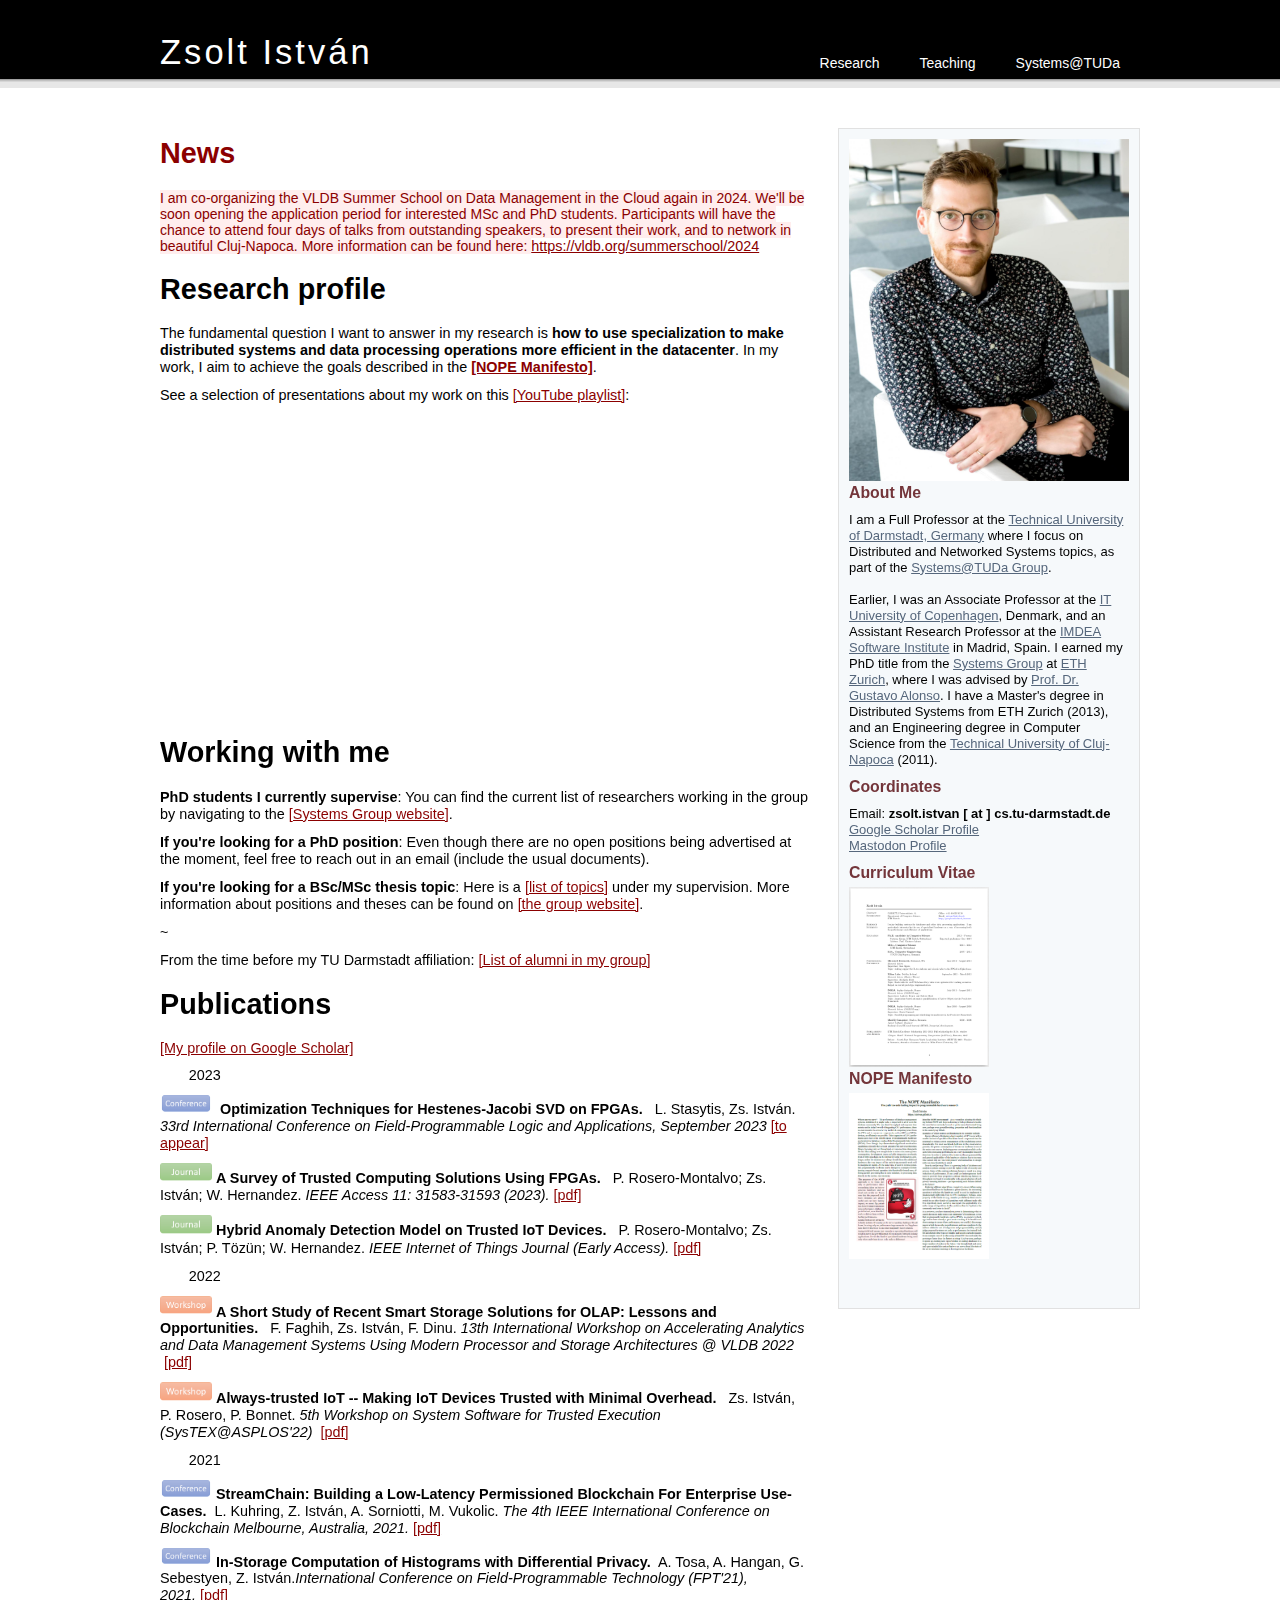
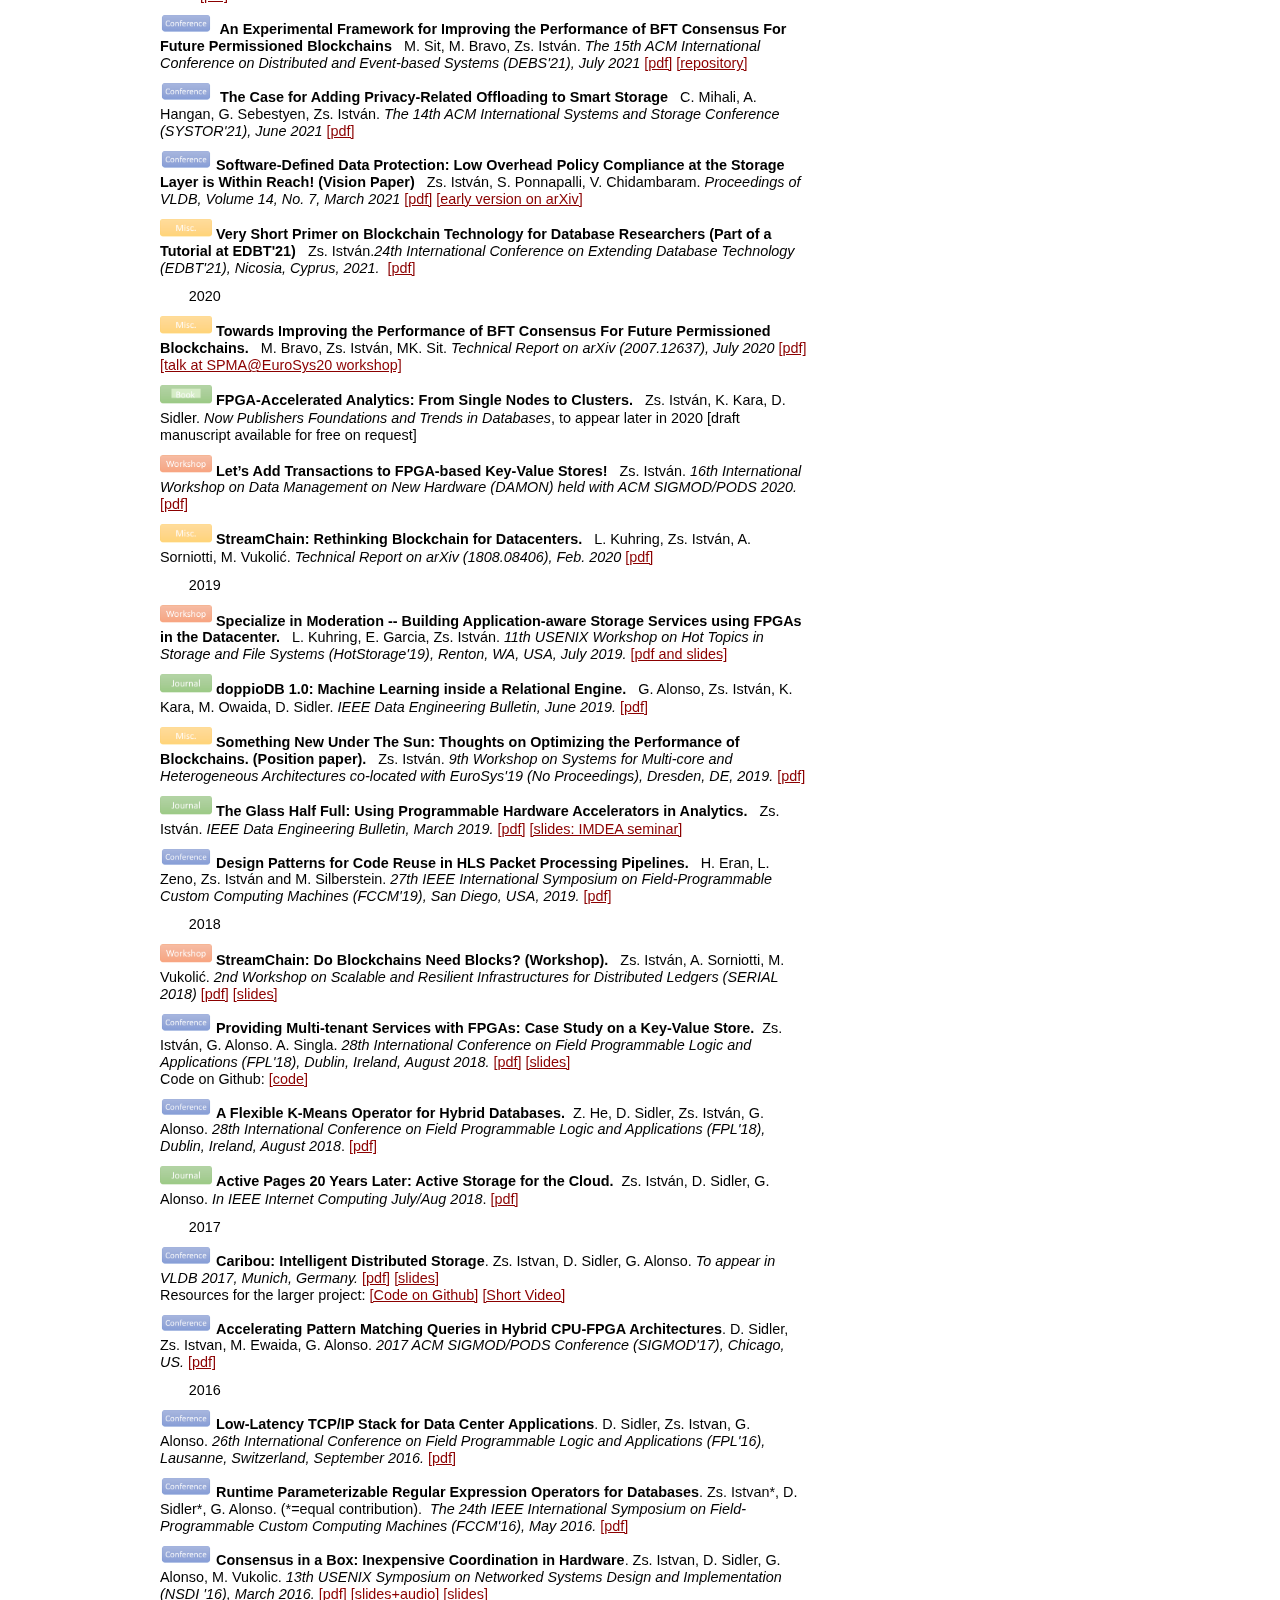
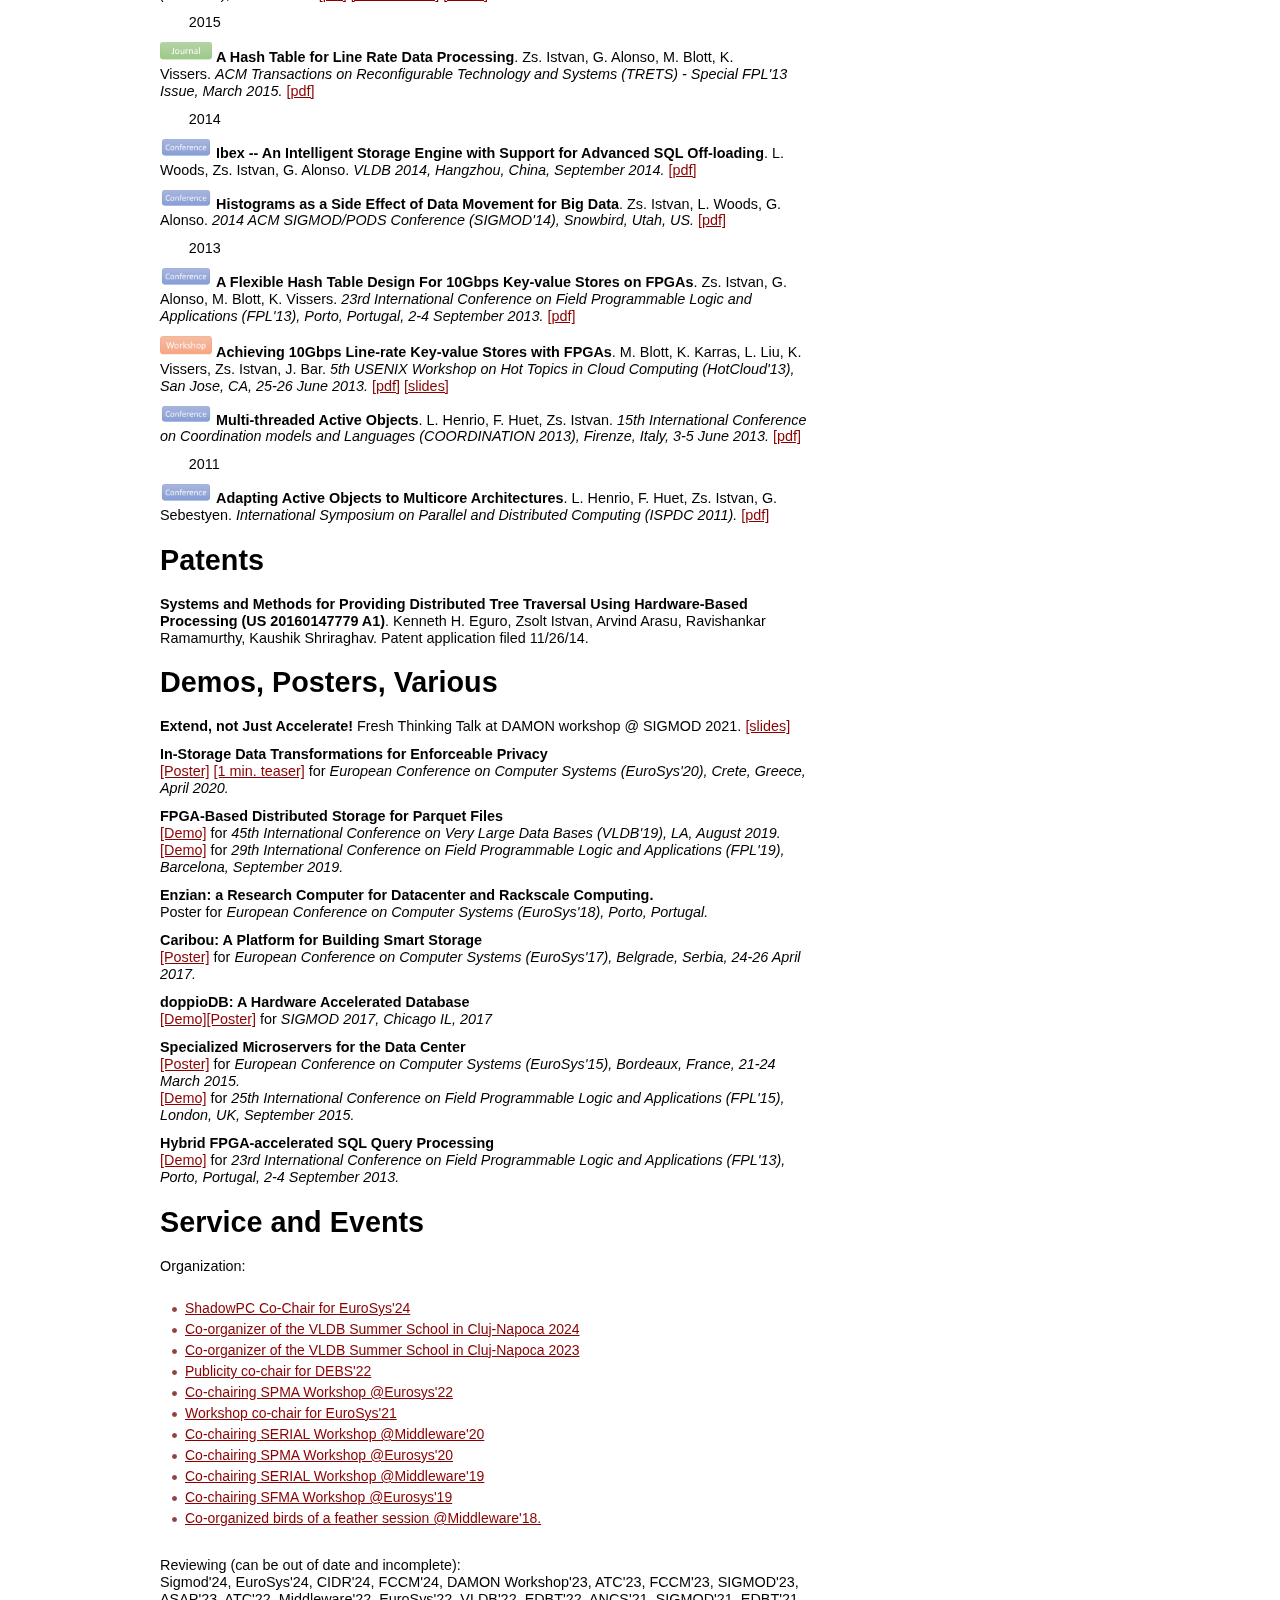
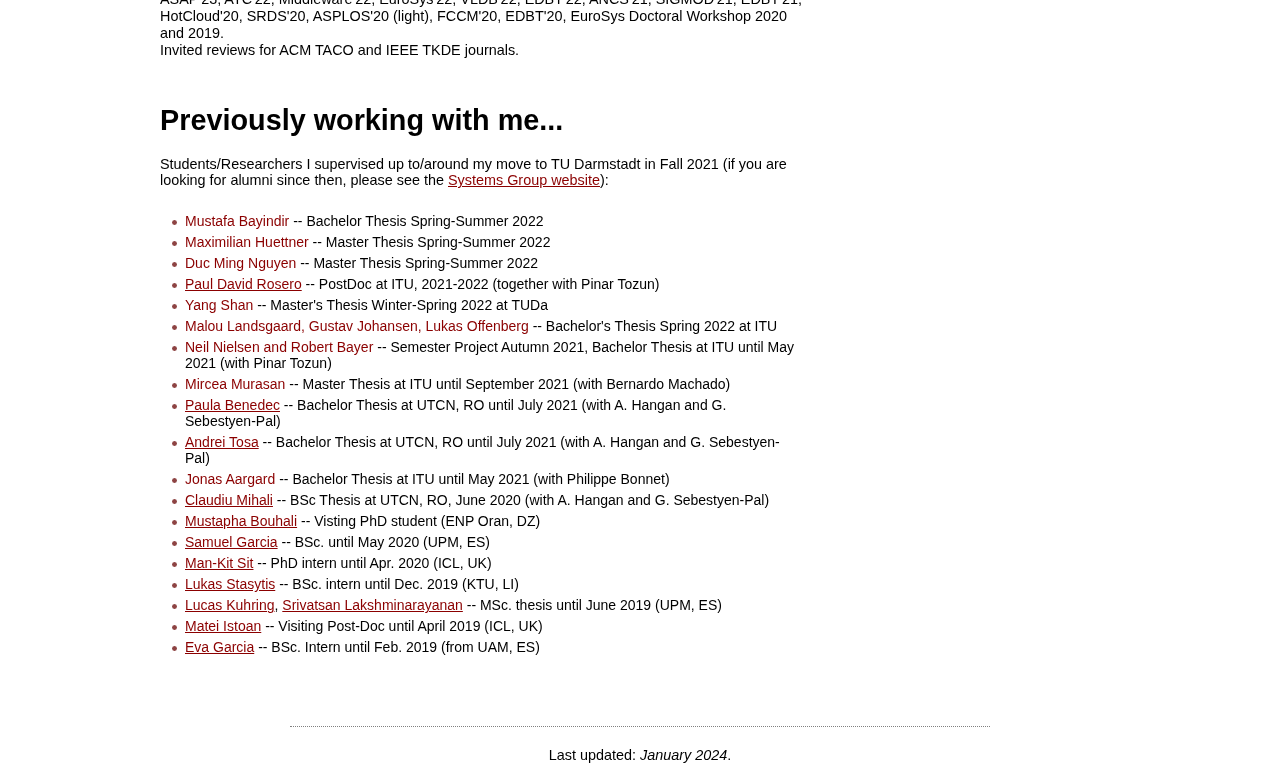
<file: index.html>
<!DOCTYPE html PUBLIC "-//W3C//DTD XHTML 1.0 Strict//EN" "http://www.w3.org/TR/xhtml1/DTD/xhtml1-strict.dtd">
<html xmlns="http://www.w3.org/1999/xhtml" xml:lang="en" lang="en">
<head>
<title>Zsolt István's Homepage</title>
<meta http-equiv="content-type" content="text/html;charset=utf-8" />
<link rel="stylesheet" type="text/css" href="style.css" media="screen" />
</head>
<body>
<div id="wrap">
  <div id="top">
    <h2>Zsolt István</a></h2>
    <div id="menu">
      <ul>
        <li><a href="#showresearch">Research</a></li>
        <li><a href="#showteaching">Teaching</a></li>
        <li><a href="https://www.informatik.tu-darmstadt.de/systems">Systems@TUDa</a></li>
      </ul>
    </div>
    
  </div>

  <div id="content">
    <div id="left">

	<a href="#showresearch" class="showres" id="showresearch"/>
	<a href="#showteaching" class="showteach" id="showteaching"/> 

	<div class="research">
           
      <a id="news">
       

      <h1>News</h1>

      <span style="background:#FFEEEE;font-size:14px">I am co-organizing the VLDB Summer School on Data Management in the Cloud again in 2024. We'll be soon opening the application period for interested MSc and PhD students. Participants will have the chance to attend four days of talks from outstanding speakers, to present their work, and to network in beautiful Cluj-Napoca. More information can be found here: 
      </span>  
      </a>
      <a href="https://vldb.org/summerschool/2024">https://vldb.org/summerschool/2024</a>

      <h1 id="research">Research profile</h1>
      <p>The fundamental question I want to answer in my research is <b>how to use specialization to make distributed systems and data processing operations more efficient in the datacenter</b>. In my work, I aim to achieve the goals described in the <a href=doc/nope-manifesto.pdf><b>[NOPE Manifesto]</b></a>.</p>

      <p>See a selection of presentations about my work on this <a href="https://www.youtube.com/playlist?list=PLIacQiJh2IzHXZwKViQOcfGs3TeIttoT4">[YouTube playlist]</a>:</p>

      <iframe width="640" height="300" src="https://www.youtube.com/embed/videoseries?list=PLIacQiJh2IzHXZwKViQOcfGs3TeIttoT4" title="YouTube video player" frameborder="0" allow="accelerometer; clipboard-write; encrypted-media; gyroscope; picture-in-picture" allowfullscreen></iframe>

      <!--<a id="research"></a>        
      <p>
      My research history: My <a href="https://www.research-collection.ethz.ch/handle/20.500.11850/266096">dissertation</a> explored how we can reduce data movement bottlenecks in large distributed systems by pushing computation closer to storage. The outcome is <b>Caribou</b>: a distributed key-value store that runs entirely on FPGAs. It provides replication for fault tolerance and near-data filtering while meeting the network's line-rate requirements. Caribou is <a href="https://github.com/fpgasystems/caribou">open source</a> and can be used as a starting point for exploring near-data processing for emerging workloads.</p>
      -->
       <h1>Working with me</h1>  
       <!--<p>
        <div style="background:#ecf4b0" id="openpositions">
        If you're looking for a PhD position: Even though there are no open positions being advertised at the moment, feel free to reach out in an email (include the usual documents).
                <br><br>
        If you're looking for a BSc/MSc thesis topic: see here <a href="teaching/thesis/sose23-thesis-offers.html"> an example of topics</a> in the group.
        <br><br>
        More information about positions and theses can be found on <a href="https://www.informatik.tu-darmstadt.de/systems">the Systems @ TU Darmstadt website.</a>

            </div>     
          </p>
        -->
        <!--<h2>PhD Students and PostDocs</h2>          -->
        <!--<ul>        
           <li><a>Faeze Faghih</a> -- PhD student since Spring 2022</li>          
	         <li><a>Lukas Stasytis</a> -- PhD student since Summer 2022</li>
           <li><a>Girish Kotre</a> -- PhD student since Autumn 2022</li>
           <li><a>Long Gu</a> -- PhD student since Autumn 2022</li>
        </ul>

        <h2>MSc and BSc Students</h2>  
       	<ul>              
          <li><a>Martin Vierengel</a> -- Master Thesis Spring-Summer 2022 </li>
	        <li><a>Yassin Samir</a> -- Master Thesis Autumn-Winter 2022</li>
          <li><a>Ritesh Shrestha</a> -- Bachelor Thesis Autumn-Winter 2022</li>
        </ul>-->
        <p>
         <b>PhD students I currently supervise</b>:
        You can find the current list of researchers working in the group by navigating to the <a href="https://www.informatik.tu-darmstadt.de/systems/systems_tuda/group/index.en.jsp">[Systems Group website]</a>.
        </p>
        
        <p>
         <b>If you're looking for a PhD position</b>: Even though there are no open positions being advertised at the moment, feel free to reach out in an email (include the usual documents).
          </p>

        <p>
          <b>If you're looking for a BSc/MSc thesis topic</b>: Here is a <a href="teaching/thesis/sose23-thesis-offers.html">[list of topics]</a> under my supervision. More information about positions and theses can be found on <a href="https://www.informatik.tu-darmstadt.de/systems">[the group website]</a>.

        <p>
        ~</p>
        <p>
        From the time before my TU Darmstadt affiliation: <a href="#previously">[List of alumni in my group]</a>
      </p>
      
            <a id="publications"></a>
      <h1>Publications</h1>

      <a href="https://scholar.google.es/citations?user=lYvE47UAAAAJ&hl=es&oi=ao">[My profile on Google Scholar]</a>

      <p>&emsp;&emsp;2023</p>

        <p><img src="img/conf.png" style="width:52px" alt="Conference">&nbsp;<b> Optimization Techniques for Hestenes-Jacobi SVD on FPGAs.</b>
      &nbsp; 
	    L. Stasytis, Zs. István. <i>33rd International Conference on Field-Programmable Logic and Applications, September 2023</i>&nbsp;<a href="">[to appear]</a>
       </p>

      
       <p><img src="img/jour.png" style="width:52px" alt="Journal">&nbsp;<b>A Survey of Trusted Computing Solutions Using FPGAs.</b>
      &nbsp; 
      P. Rosero-Montalvo; Zs. István; W. Hernandez. <i>IEEE Access 11: 31583-31593 (2023).</i>&nbsp;<a href="https://ieeexplore.ieee.org/document/10080920">[pdf]</a>&nbsp;</a>
      </p>

      
       <p><img src="img/jour.png" style="width:52px" alt="Journal">&nbsp;<b>Hybrid Anomaly Detection Model on Trusted IoT Devices.</b>
      &nbsp; 
      P. Rosero-Montalvo; Zs. István; P. Tözün; W. Hernandez. <i>IEEE Internet of Things Journal (Early Access).</i>&nbsp;<a href="https://ieeexplore.ieee.org/stamp/stamp.jsp?tp=&arnumber=10039052">[pdf]</a>&nbsp;</a>
      </p>

      

       <p>&emsp;&emsp;2022</p>

       <p><img src="img/wsop.png" style="width:52px" alt="Misc.">&nbsp;<b>A Short Study of Recent Smart Storage Solutions for OLAP: Lessons and Opportunities.</b>
      &nbsp; 
      F. Faghih, Zs. István, F. Dinu. <i>13th International Workshop on Accelerating Analytics and Data Management Systems Using Modern Processor and Storage Architectures @ VLDB 2022 </i>&nbsp;<a href="doc/adms22-faghih.pdf">[pdf]</a>
       </p>
      

       <p><img src="img/wsop.png" style="width:52px" alt="Misc.">&nbsp;<b>Always-trusted IoT -- Making IoT Devices Trusted with Minimal Overhead.</b>
      &nbsp; 
      Zs. István, P. Rosero, P. Bonnet. <i>5th Workshop on System Software for Trusted Execution (SysTEX@ASPLOS'22) </i>&nbsp;<a href="doc/systex22-workshop.pdf">[pdf]</a>
       </p>

       <p>&emsp;&emsp;2021</p>

       <p><img src="img/conf.png" style="width:52px" alt="Conference">&nbsp;<b>StreamChain: Building a Low-Latency Permissioned Blockchain For Enterprise Use-Cases.</b>&nbsp; L. Kuhring, Z. István, A. Sorniotti, M. Vukolic. <i> The 4th IEEE International Conference on Blockchain
Melbourne, Australia, 2021.</i>&nbsp;<a href="doc/streamchain-bc21.pdf">[pdf]</a></p>

<p><img src="img/conf.png" style="width:52px" alt="Conference">&nbsp;<b>In-Storage Computation of Histograms with Differential Privacy.</b>&nbsp; A. Tosa, A. Hangan, G. Sebestyen, Z. István.<i>International Conference on Field-Programmable Technology (FPT'21), 2021.</i>&nbsp;<a href="doc/dp-histogram-fpt21.pdf">[pdf]</a></p>

        <p><img src="img/conf.png" style="width:52px" alt="Conference">&nbsp;<b>  An Experimental Framework for Improving the Performance of BFT Consensus For Future Permissioned Blockchains</b>
      &nbsp; 
      M. Sit, M. Bravo, Zs. István. <i>The 15th ACM International Conference on Distributed and Event-based Systems (DEBS'21), July 2021</i>&nbsp;<a href="doc/debs21-mksit.pdf">[pdf]</a>&nbsp;<a href="https://github.com/zistvan/ModuBFT">[repository]</a>
       </p>

        <p><img src="img/conf.png" style="width:52px" alt="Conference">&nbsp;<b>  The Case for Adding Privacy-Related Offloading to Smart Storage</b>
      &nbsp; 
      C. Mihali, A. Hangan, G. Sebestyen, Zs. István. <i>The 14th ACM International Systems and Storage Conference (SYSTOR'21), June 2021</i>&nbsp;<a href="doc/systor21-cmihali.pdf">[pdf]</a>
       </p>

      <p><img src="img/conf.png" style="width:52px" alt="Conference">&nbsp;<b>Software-Defined Data Protection: Low Overhead Policy Compliance at the Storage Layer is Within Reach! (Vision Paper)</b>
      &nbsp; 
      Zs. István, S. Ponnapalli, V. Chidambaram. <i>Proceedings of VLDB, Volume 14, No. 7, March 2021</i>&nbsp;<a href="http://vldb.org/pvldb/vol14/p1167-istvan.pdf">[pdf]</a>&nbsp;<a href="https://arxiv.org/abs/2008.04936">[early version on arXiv]</a>
       </p>

        <p><img src="img/misc.png" style="width:52px" alt="Misc.">&nbsp;<b>Very Short Primer on Blockchain Technology for Database Researchers (Part of a Tutorial at EDBT'21) </b>
      &nbsp; 
      Zs. István.<i>24th International Conference on Extending Database Technology (EDBT'21), Nicosia, Cyprus, 2021. </i>&nbsp;<a href="https://openproceedings.org/2021/conf/edbt/p308.pdf">[pdf]</a>
       </p>



      <p>&emsp;&emsp;2020</p>

      <!--<p><img src="img/misc.png" style="width:52px" alt="Misc.">&nbsp;<b>Towards Software-Defined Data Protection: GDPR Compliance at the Storage Layer is Within Reach.</b>
      &nbsp; 
      Zs. István, S. Ponnapalli, V. Chidambaram. <i>Technical Report on arXiv (2008.04936), August 2020</i>&nbsp;<a href="https://arxiv.org/abs/2008.04936">[pdf]</a>
       </p>!-->

      <p><img src="img/misc.png" style="width:52px" alt="Misc.">&nbsp;<b>Towards Improving the Performance of BFT Consensus For Future Permissioned Blockchains.</b>
      &nbsp; 
      M. Bravo, Zs. István, MK. Sit. <i>Technical Report on arXiv (2007.12637), July 2020</i>&nbsp;<a href="https://arxiv.org/abs/2007.12637">[pdf]</a><a href="https://youtu.be/ZcwvWSC3No8">[talk at SPMA@EuroSys20 workshop]</a>
       </p>

        <p><img src="img/book.png" style="width:52px" alt="Misc.">&nbsp;<b>FPGA-Accelerated Analytics: From Single Nodes to Clusters.</b>
      &nbsp; 
      Zs. István, K. Kara, D. Sidler. <i>Now Publishers Foundations and Trends in Databases</i>, to appear later in 2020&nbsp;[draft manuscript available for free on request]
       </p> 

      <p><img src="img/wsop.png" style="width:52px" alt="Workshop">&nbsp;<b>Let’s Add Transactions to FPGA-based Key-Value Stores!</b>
      &nbsp; 
      Zs. István. <i>16th International Workshop on Data Management on New Hardware (DAMON) held with ACM SIGMOD/PODS 2020.</i> <a href="https://dl.acm.org/doi/pdf/10.1145/3399666.3399909">[pdf]</a>
       </p>   

       <!--<p><img src="img/misc.png" style="width:52px" alt="Misc.">&nbsp;<b>Acceleration Opportunities for BFT Consensus in Datacenter-like Environments.</b>
      &nbsp; 
      M. Bravo, Zs. István, M.K. Sit. <i>10th Workshop on Systems for Post-Moore Architectures co-located with EuroSys'20 (No Proceedings)</i>
      &nbsp;<a href="https://youtu.be/ZcwvWSC3No8">[talk at workshop]</a>
       </p>-->       
     
       <p><img src="img/misc.png" style="width:52px" alt="Misc.">&nbsp;<b>StreamChain: Rethinking Blockchain for Datacenters.</b>
      &nbsp; 
      L. Kuhring, Zs. István, A. Sorniotti, M. Vukolić. <i>Technical Report on arXiv (1808.08406), Feb. 2020</i>&nbsp;<a href="https://arxiv.org/abs/1808.08406">[pdf]</a>
       </p>

       <p>&emsp;&emsp;2019</p>

      <p><img src="img/wsop.png" style="width:52px" alt="Workshop">&nbsp;<b>Specialize in Moderation -- Building Application-aware Storage Services using FPGAs in the Datacenter.</b>
        &nbsp; 
        L. Kuhring, E. Garcia, Zs. István. <i>11th USENIX Workshop on Hot Topics in Storage and File Systems (HotStorage'19), Renton, WA, USA, July 2019.</i> <a href="https://www.usenix.org/conference/hotstorage19/presentation/kuhring">[pdf and slides]</a>
        
      </p>

      <p><img src="img/jour.png" style="width:52px" alt="Journal">&nbsp;<b>doppioDB 1.0: Machine Learning inside a Relational Engine.</b>
      &nbsp; 
      G. Alonso, Zs. István, K. Kara, M. Owaida, D. Sidler. <i>IEEE Data Engineering Bulletin, June 2019.</i>&nbsp;<a href="http://sites.computer.org/debull/A19june/p19.pdf">[pdf]</a>&nbsp;</a>
      </p>

      <p><img src="img/misc.png" style="width:52px" alt="Misc.">&nbsp;<b>Something New Under The Sun: Thoughts on Optimizing the Performance of Blockchains. (Position paper).</b>
      &nbsp; 
      Zs. István. <i>9th Workshop on
Systems for Multi-core and Heterogeneous Architectures co-located with EuroSys'19 (No Proceedings), Dresden, DE, 2019.</i>&nbsp;<a href="https://sites.google.com/site/sfma2019eurosys/Program/sfma-blockchain-opportunities-istvan.pdf?attredirects=0">[pdf]</a>
      </p>

      <p><img src="img/jour.png" style="width:52px" alt="Journal">&nbsp;<b>The Glass Half Full: Using Programmable Hardware Accelerators in Analytics.</b>
      &nbsp; 
      Zs. István. <i>IEEE Data Engineering Bulletin, March 2019.</i>&nbsp;<a href="http://sites.computer.org/debull/A19mar/p49.pdf">[pdf]</a>&nbsp;<a href="doc/debull-talk-s3seminar.pdf">[slides: IMDEA seminar]</a>
      </p>

      <p><img src="img/conf.png" style="width:52px" alt="Conference">&nbsp;<b>Design Patterns for Code Reuse in HLS Packet Processing Pipelines.</b>
      &nbsp; 
      H. Eran, L. Zeno, Zs. István and M. Silberstein. <i>27th IEEE International Symposium on Field-Programmable Custom Computing Machines (FCCM'19), San Diego, USA, 2019.</i>&nbsp;<a href="doc/ntl-fccm19.pdf">[pdf]</a>
      </p>      

      <p>&emsp;&emsp;2018</p>

      <p><img src="img/wsop.png" style="width:52px" alt="Workshop">&nbsp;<b>StreamChain: Do Blockchains Need Blocks? (Workshop).</b>
      &nbsp; 
      Zs. István, A. Sorniotti, M. Vukolić. <i>2nd Workshop on Scalable and Resilient Infrastructures for Distributed Ledgers (SERIAL 2018)</i>&nbsp;<a href="doc/serial18-streamchain.pdf">[pdf]</a>&nbsp;<a href="doc/serial18-streamchain-slides.pdf">[slides]</a><!--&nbsp;<a href="https://arxiv.org/abs/1808.08406">[arXiv]</a>-->
      </p>

      <p><img src="img/conf.png" style="width:52px" alt="Conference">&nbsp;<b>Providing Multi-tenant Services with FPGAs: Case Study on a Key-Value Store.</b>&nbsp
	  Zs. István, G. Alonso. A. Singla. <i>28th International Conference on Field Programmable Logic and Applications (FPL'18), Dublin, Ireland, August 2018.</i>&nbsp<a href="doc/multes-fpl18.pdf">[pdf]</a>&nbsp<a href="doc/multes-fpl18-slides.pdf">[slides]</a><br/>Code on Github: <a href="https://github.com/fpgasystems/caribou/tree/multes">[code]</a></p>

      <p><img src="img/conf.png" style="width:52px" alt="Conference">&nbsp;<b>A Flexible K-Means Operator for Hybrid Databases.</b>&nbsp
	  Z. He, D. Sidler, Zs. István, G. Alonso. <i>28th International Conference on Field Programmable Logic and Applications (FPL'18), Dublin, Ireland, August 2018</i>.&nbsp<a href="doc/kmeans-fpl18.pdf">[pdf]</a></p>

      
      <p><img src="img/jour.png" style="width:52px" alt="Journal">&nbsp;<b>Active Pages 20 Years Later: Active Storage for the Cloud.</b>&nbsp
	  Zs. István, D. Sidler, G. Alonso. <i>In IEEE Internet Computing July/Aug 2018</i>.&nbsp<a href="https://ieeexplore.ieee.org/document/8424116/">[pdf]</a> </p>


      <p>&emsp;&emsp;2017</p>

      <p><img src="img/conf.png" style="width:52px" alt="Conference">&nbsp;<b>Caribou: Intelligent Distributed Storage</b>.&nbspZs. Istvan, D. Sidler, G. Alonso.&nbsp<i>To appear in VLDB 2017, Munich, Germany.</i>&nbsp<a href="doc/p1286-istvan.pdf">[pdf]</a>&nbsp<a href="doc/vldb17-caribou-slides.pdf">[slides]</a>
      </br>Resources for the larger project: <a href="https://github.com/fpgasystems/caribou">[Code on Github]</a>&nbsp;<a href="https://www.youtube.com/watch?v=07zuIZD0oY4&feature=youtu.be">[Short Video]</a>
      </p>
      
      <p><img src="img/conf.png" style="width:52px" alt="Conference">&nbsp;<b>Accelerating Pattern Matching Queries in Hybrid CPU-FPGA Architectures</b>.&nbspD. Sidler, Zs. Istvan, M. Ewaida, G. Alonso.&nbsp<i>2017 ACM SIGMOD/PODS Conference (SIGMOD'17), Chicago, US. </i><a href="http://www.davidsidler.ch/files/sigmod17-patternmatching.pdf">[pdf]</a>
      </p>

      <p>&emsp;&emsp;2016</p>

      <p><img src="img/conf.png" style="width:52px" alt="Conference">&nbsp;<b>Low-Latency TCP/IP Stack for Data Center Applications</b>.&nbspD. Sidler, Zs. Istvan, G. Alonso.&nbsp<i>26th International Conference on Field Programmable Logic and Applications (FPL'16), Lausanne, Switzerland, September 2016.</i>&nbsp<a href="http://davidsidler.ch/files/fpl16-lowlatencytcpip.pdf">[pdf]</a>&nbsp
	</p>

      <p><img src="img/conf.png" style="width:52px" alt="Conference">&nbsp;<b>Runtime Parameterizable Regular Expression Operators for Databases</b>.&nbsp;Zs. Istvan*, D. Sidler*, G. Alonso. (*=equal contribution). &nbsp<i>The 24th IEEE International Symposium on
Field-Programmable Custom Computing Machines (FCCM'16), May 2016.</i>&nbsp<a href="doc/regex-fccm2016.pdf">[pdf]</a>&nbsp
	</p>
	

      <p><img src="img/conf.png" style="width:52px" alt="Conference">&nbsp;<b>Consensus in a Box: Inexpensive Coordination in Hardware</b>.&nbsp;Zs. Istvan, D. Sidler, G. Alonso, M. Vukolic.&nbsp<i>13th USENIX Symposium on Networked Systems Design and Implementation (NSDI '16), March 2016.</i>&nbsp<a href="doc/nsdi16-istvan-rev1.pdf">[pdf]</a>&nbsp<a href="https://youtu.be/TVChWma65_4?list=PLtP6cREytnDiZfdwnnZ_YXleO0JWKtAHS">[slides+audio]</a>&nbsp<a href="https://www.usenix.org/conference/nsdi16/technical-sessions/presentation/istvan">[slides]</a></p>      


      <p>&emsp;&emsp;2015</p>

      <p><img src="img/jour.png" style="width:52px" alt="Journal">&nbsp;<b>A Hash Table for Line Rate Data Processing</b>.&nbspZs. Istvan, G. Alonso, M. Blott, K. Vissers.&nbsp;<i>ACM Transactions on Reconfigurable Technology and Systems (TRETS) - Special FPL'13 Issue, March 2015.</i>&nbsp<a href="doc/trets15-istvan.pdf">[pdf]</a></p>      
      
      <p>&emsp;&emsp;2014</p>

      <p><img src="img/conf.png" style="width:52px" alt="Conference">&nbsp;<b>Ibex -- An Intelligent Storage Engine with Support for Advanced SQL Off-loading</b>.&nbsp;L. Woods, Zs. Istvan, G. Alonso.&nbsp<i>VLDB 2014, Hangzhou, China, September 2014.</i>&nbsp<a href="http://www.vldb.org/pvldb/vol7/p963-woods.pdf">[pdf]</a></p>

      <p><img src="img/conf.png" style="width:52px" alt="Conference">&nbsp;<b>Histograms as a Side Effect of Data Movement for Big Data</b>.&nbsp;Zs. Istvan, L. Woods, G. Alonso.&nbsp<i>2014 ACM SIGMOD/PODS Conference (SIGMOD'14), Snowbird, Utah, US.</i>&nbsp<a href="doc/sigmod14-istvan.pdf">[pdf]</a></p>
 
      <p>&emsp;&emsp;2013</p>

      <p><img src="img/conf.png" style="width:52px" alt="Conference">&nbsp;<b>A Flexible Hash Table Design For 10Gbps Key-value Stores on FPGAs</b>.&nbspZs. Istvan, G. Alonso, M. Blott, K. Vissers.&nbsp<i>23rd International Conference on Field Programmable Logic and Applications (FPL'13), Porto, Portugal, 2-4 September 2013.</i>&nbsp<a href="doc/paperM3C_3.pdf">[pdf]</a></p>

      <p><img src="img/wsop.png" style="width:52px" alt="Workshop">&nbsp;<b>Achieving 10Gbps Line-rate Key-value Stores with FPGAs</b>.&nbspM. Blott, K. Karras, L. Liu, K. Vissers, Zs. Istvan, J. Bar.&nbsp<i>5th
      USENIX Workshop on Hot Topics in Cloud Computing (HotCloud'13),
      San Jose, CA, 25-26 June 2013.</i> <a href="http://0b4af6cdc2f0c5998459-c0245c5c937c5dedcca3f1764ecc9b2f.r43.cf2.rackcdn.com/11566-hotcloud13-blott.pdf">[pdf]</a>&nbsp<a href="https://www.usenix.org/sites/default/files/conference/protected-files/blott_hotcloud13_slides.pdf">[slides]</a></p>

      <p><img src="img/conf.png" style="width:52px" alt="Conference">&nbsp;<b>Multi-threaded Active
	Objects</b>.&nbspL. Henrio, F. Huet, Zs. Istvan.&nbsp<i>15th International Conference on Coordination
	models and Languages (COORDINATION 2013), Firenze, Italy, 3-5
	June 2013.</i> <a href="http://link.springer.com/chapter/10.1007%2F978-3-642-38493-6_7">[pdf]</a></p>

      <p>&emsp;&emsp;2011</p>
      <p><img src="img/conf.png" style="width:52px" alt="Conference">&nbsp;<b>Adapting Active Objects to Multicore	Architectures</b>.&nbspL. Henrio, F. Huet, Zs. Istvan, G. Sebestyen.&nbsp<i>International Symposium on Parallel and
	Distributed Computing (ISPDC 2011).</i> <a href="http://hal.inria.fr/docs/00/64/41/69/PDF/Macro2011.pdf">[pdf]</a>
      </p>

      <h1>Patents</h1>
      
      <p><b>Systems and Methods for Providing Distributed Tree Traversal Using Hardware-Based Processing
(US 20160147779 A1)</b>.&nbspKenneth H. Eguro, Zsolt Istvan, Arvind Arasu, Ravishankar Ramamurthy, Kaushik Shriraghav.&nbspPatent application filed 11/26/14.</p>

<!--      <p>2010</p>
      <p> <b>Gathering Entropy at Large Scale with HAVEGE and
      BlobSeer</b>.&nbspA. Suciu, B. Nicolae, G. Antoniu, Zs. Istvan,
      I. Szakats.&nbsp<i>Automat. Comput. Appl. Math.19, 3-11, MEDIAMIRA
      Science Publisher, 2010</i> 
	</p> -->

     
      <h1>Demos, Posters, Various</h1>

      <p><b>Extend, not Just Accelerate!</b> Fresh Thinking Talk at DAMON workshop @ SIGMOD 2021. <a href="doc/istvan-freshthinking-damon.pdf">[slides]</a> <br/>

      <p><b>In-Storage Data Transformations for Enforceable Privacy</b> <br/><a href="https://gitlab.software.imdea.org/zistvan-public/eurosys20-poster-privacy/-/blob/master/submission.pdf">[Poster]</a>&nbsp;<a href="https://gitlab.software.imdea.org/zistvan-public/eurosys20-poster-privacy/-/blob/master/presentation_video.mp4">[1 min. teaser]</a> for <i>European Conference on Computer Systems (EuroSys'20), Crete, Greece, April 2020.</i></p>

      <p><b>FPGA-Based Distributed Storage for Parquet Files</b> <br/>
      <a href=doc/p991-istvan.pdf>[Demo]</a> for <i>45th International Conference on Very Large Data Bases (VLDB'19), LA, August 2019.</i><br/>
      <a href=doc/fpl-parquetstore-demo.pdf>[Demo]</a> for <i>29th International Conference on Field Programmable Logic and Applications (FPL'19), Barcelona, September 2019.</i></p>

      <p><b>Enzian: a Research Computer for Datacenter and Rackscale Computing.</b> <br/>
      Poster for <i>European Conference on Computer Systems (EuroSys'18), Porto, Portugal.</i></p>


      <p><b>Caribou: A Platform for Building Smart Storage</b> <br/><a href="doc/eurosys17-caribou-poster.pdf">[Poster]</a> for <i>European Conference on Computer Systems (EuroSys'17), Belgrade, Serbia, 24-26 April 2017.</i></p>

      <p><b>doppioDB: A Hardware Accelerated Database</b><br/><a href="doc/doppiodb-sigmod17-demo.pdf">[Demo]</a><a href="doc/doppiodb-sigmod17-demoposter.pdf">[Poster]</a> for <i>SIGMOD 2017, Chicago IL, 2017</i>


      <p> <b>Specialized Microservers for the Data Center</b><br/> <a href="http://eurosys2015.labri.fr/posters/p26.pdf">[Poster]</a> for <i>European Conference on Computer Systems (EuroSys'15), Bordeaux, France, 21-24 March 2015.</i>
<br/>
<a href="doc/fpl2015-demo-poster.pdf">[Demo]</a> for <i>25th International Conference on Field Programmable Logic and Applications (FPL'15), London, UK, September 2015.</i>

      </p>

      <p>
	<b>Hybrid FPGA-accelerated SQL Query Processing</b> <br/><a href="doc/fpl13-ibex-demo.pdf">[Demo]</a> for <i>23rd International Conference on Field Programmable Logic and Applications (FPL'13), Porto, Portugal, 2-4 September 2013.</i> 
      </p>


       <h1>Service and Events</h1>

       <p>
    Organization: 
    <ul>
      <li><a href="https://2024.eurosys.org/">ShadowPC Co-Chair for EuroSys'24</a></li>
      <li><a href="https://vldb.org/summerschool/2024/">Co-organizer of the VLDB Summer School in Cluj-Napoca 2024</a></li>
      <li><a href="https://vldb.org/summerschool/2023/">Co-organizer of the VLDB Summer School in Cluj-Napoca 2023</a></li>
      <li><a href="https://2022.debs.org/">Publicity co-chair for DEBS'22</a></li>
      <li><a href="https://sites.google.com/View/spma2022eurosys/">Co-chairing SPMA Workshop @Eurosys'22</a></li>
      <li><a href="https://2021.eurosys.org/calls-for-workshops.html#workshop-dates">Workshop co-chair for EuroSys'21</a></li>
      <li><a href="https://serial.ibr.cs.tu-bs.de/serial20/index.html">Co-chairing SERIAL Workshop @Middleware'20</a></li>
      <li><a href="https://sites.google.com/View/spma2020eurosys/">Co-chairing SPMA Workshop @Eurosys'20</a></li>
      <li><a href="https://serial.ibr.cs.tu-bs.de/serial19/index.html">Co-chairing SERIAL Workshop @Middleware'19</a></li>
      <li><a href="https://sites.google.com/site/sfma2019eurosys/">Co-chairing SFMA Workshop @Eurosys'19</a></li>
      <li><a href="middleware18/index.html">Co-organized birds of a feather session @Middleware'18.</a></li>
    </ul>
      </p>

      <p>
    Reviewing (can be out of date and incomplete): 
    <br/>
    Sigmod'24, EuroSys'24, CIDR'24, FCCM'24, DAMON Workshop'23, ATC'23, FCCM'23, SIGMOD'23, ASAP'23, ATC'22, Middleware'22, EuroSys'22, VLDB'22, EDBT'22, ANCS'21, SIGMOD'21, EDBT'21, HotCloud'20, SRDS'20, ASPLOS'20 (light), FCCM'20, EDBT'20, EuroSys Doctoral Workshop 2020 and 2019.
    <br/>
    Invited reviews for ACM TACO and IEEE TKDE journals.
    </p>    

<br/>

 <h1 id="previously">Previously working with me...</h1>
      Students/Researchers I supervised up to/around my move to TU Darmstadt in Fall 2021 (if you are looking for alumni since then, please see the <a href="https://www.informatik.tu-darmstadt.de/systems/systems_tuda/group/index.en.jsp">Systems Group website</a>):
       <ul>
        <li><a>Mustafa Bayindir</a> -- Bachelor Thesis Spring-Summer 2022</li>
          <li><a>Maximilian Huettner</a> -- Master Thesis Spring-Summer 2022</li>
          <li><a>Duc Ming Nguyen</a> -- Master Thesis Spring-Summer 2022</li>
        <li><a href="https://sites.google.com/view/paul-rosero-montalvo/principal">Paul David Rosero</a> -- PostDoc at ITU, 2021-2022 (together with Pinar Tozun)</li>
        <li><a>Yang Shan </a> -- Master's Thesis Winter-Spring 2022 at TUDa</li>      
          <li><a>Malou Landsgaard, Gustav Johansen, Lukas Offenberg</a> -- Bachelor's Thesis Spring 2022 at ITU</li>   
        <li><a>Neil Nielsen and Robert Bayer</a> -- Semester Project Autumn 2021, Bachelor Thesis at ITU until May 2021 (with Pinar Tozun)</li>
        <li><a>Mircea Murasan</a> -- Master Thesis at ITU until September 2021 (with Bernardo Machado)</li>    
        <li><a href="https://www.linkedin.com/in/paula-benedec-004407153/">Paula Benedec</a> -- Bachelor Thesis at UTCN, RO until July 2021 (with  A. Hangan and G. Sebestyen-Pal)</li>
        <li><a href="https://www.linkedin.com/in/andrei-tosa-b212ab159/">Andrei Tosa</a> -- Bachelor Thesis at UTCN, RO until July 2021 (with  A. Hangan and G. Sebestyen-Pal)</li>
        <li><a>Jonas Aargard</a> -- Bachelor Thesis at ITU until May 2021 (with Philippe Bonnet)</li>
        <li><a href="">Claudiu Mihali</a> -- BSc Thesis at UTCN, RO, June 2020 (with  A. Hangan and G. Sebestyen-Pal)</li>                    
        <li><a href="https://www.linkedin.com/in/mustapha-bouhali-610692b4/">Mustapha Bouhali</a> -- Visting PhD student (ENP Oran, DZ) </li>
        <li><a href="https://www.linkedin.com/in/samuel-garc%C3%ADa-haro-129781113/">Samuel Garcia</a> -- BSc. until May 2020 (UPM, ES)</li>    
        <li><a href="https://www.linkedin.com/in/man-kit-sit-163972126/?originalSubdomain=hk">Man-Kit Sit</a> -- PhD intern until Apr. 2020 (ICL, UK)</li>
        <li><a href="https://www.linkedin.com/in/lukas-stasytis-7aa089131/">Lukas Stasytis</a> -- BSc. intern until Dec. 2019 (KTU, LI)</li>  
        
        <li><a href="https://www.linkedin.com/in/lucas-kuhring-727503159/">Lucas Kuhring</a>, <a href="https://www.linkedin.com/in/srivatsanln/">Srivatsan Lakshminarayanan</a> -- MSc. thesis until June 2019 (UPM, ES)</li>
       <li><a href="https://www.linkedin.com/in/matei-istoan-95351839/">Matei Istoan</a> -- Visiting Post-Doc until April 2019 (ICL, UK)</li>
       <li><a href="https://www.linkedin.com/in/eva-garcia-oca%C3%B1a/">Eva Garcia</a> -- BSc. Intern until Feb. 2019 (from UAM, ES)</li>

      </ul>



</div>

	<div class="teaching">
      <a id="teaching"></a>
      <h1>Teaching</h1>


  <a href="https://www.informatik.tu-darmstadt.de/systems/teach/index.en.jsp">
  <h2>👨‍🏫 See Systems@TUDa site for current courses</h2>    
  </a>

<br/>
<br/>
<br/>
<h3> In the past...</h3>

TU Darmstadt:
<p>
<b>Performance Analysis and Modeling of Software Systems, WiSe 21/22</b> <a href="https://moodle.informatik.tu-darmstadt.de/course/view.php?id=1139">[CS Moodle]</a>
</p> 

</br>
Tutorials, most recently:
<p>
  <b>Hyperledger Fabric Tutorial at EDBT2021</b> <a href="teaching/fabric-tutorial.html">[details]</a>
      </p> 

</br>
IT University of Copenhagen:
<p>
<b>Advanced Data Systems, Autumn 2021</b> <a href="https://learnit.itu.dk/course/view.php?id=3020263">[website]</a>
</p>
<p>      
<b>Computer Systems Performance, Spring 2021</b> <a href="https://learnit.itu.dk/course/view.php?id=3019681">[website]</a>
      </p> 

</br>
At UPM, Master Universitario en Software y Sistemas:
<p>
  <b>Performance Analysis and Modeling of Software Systems, Fall 2019</b> <a href="teaching/pams19.html">[website]</a>&nbsp;<a href="http://muss.fi.upm.es/seminarios.php">[seminars@UPM]</a>
      </p> 
<p>
  <b>Building Data Processing Systems with FPGAs, Spring 2019</b> <a href="teaching/fpgarg-spring-19.html">[website]</a>&nbsp;<a href="">[seminars@UPM]</a>
</p>
<p>
  <b>Performance Analysis and Modeling of Software Systems, Fall 2018</b> <a href="teaching/pams18.html">[website]</a>&nbsp;<a href="http://muss.fi.upm.es/seminarios.php">[seminars@UPM]</a>
      </p>
      
 </br> At ETH Zurich (teaching assistant):
 <p>
  <b>Advanced Systems Lab, Fall 2017</b> <a href="http://www.systems.ethz.ch/courses/fall2017/asl">[website]</a>
      </p>
 <p>
      <b>Data Modelling and Databases, Spring 2017</b> <a href="http://www.systems.ethz.ch/courses/spring2017/data_mod_db">[website]</a>
</p>
      <p>
	<b>Advanced Systems Lab, Fall 2016 (Head Teaching Assistant)</b> <a href="http://www.systems.ethz.ch/courses/fall2016/asl">[website]</a>
      </p>
      <p>
      <b>Data Modelling and Databases, Spring 2016</b> <a href="http://www.systems.ethz.ch/courses/spring2016/data_mod_db">[website]</a>
</p>
      <p>
	<b>Advanced Systems Lab, Fall 2015</b> <a href="http://www.systems.ethz.ch/courses/fall2015/asl">[website]</a>
      </p>     
      <p>
      <b>Programmieren und Problemlösen, Spring 2015</b> <a href="http://www.vvz.ethz.ch/Vorlesungsverzeichnis/dozentPre.do?dozide=10037129&semkez=2015S&lang=de&ansicht=2">[website]</a>
      </p>
      <p>
	<b>Advanced Systems Lab, Fall 2014</b> <a href="http://www.systems.ethz.ch/courses/fall2014/asl">[website]</a>
      </p>     
      <p>
      <b>Programmieren und Problemlösen, Spring 2014</b> <a href="http://www.vvz.ethz.ch/Vorlesungsverzeichnis/dozentPre.do?dozide=10037129&semkez=2014S&lang=de&ansicht=2">[website]</a>
      </p>
      <p>
	<b>Advanced Systems Lab, Fall 2013</b> <a href="http://www.systems.ethz.ch/courses/fall2013/asl">[website]</a>
	 </p>
      <p>
      <b>Data Modeling and Databases, Spring 2012</b> <a href="http://archive.systems.ethz.ch/www.systems.ethz.ch/education/spring-2012/data-mod-db.html">[website]</a>
      </p>
      
      </div>
      

    </div>
    <div id="right">
      <div class="box">
	<img src="apr2019-s.png" alt="" width="280"> 
	  <a id="about"></a> 
        <h2>About Me</h2>	
        <p> 

        I am a Full Professor at the <a href="https://www.informatik.tu-darmstadt.de/fb20/index.de.jsp">Technical University of Darmstadt, Germany</a> where I focus on Distributed and Networked Systems topics, as part of the <a href="https://www.informatik.tu-darmstadt.de/systems">Systems@TUDa Group</a>. 

        <br/>
        <br/>
        Earlier, I was an Associate Professor at the <a href="https://en.itu.dk/">IT University of Copenhagen</a>, Denmark, and an Assistant Research Professor at the <a href="https://software.imdea.org/">IMDEA Software Institute</a> in Madrid, Spain. I earned my PhD title from the <a href="http://systems.ethz.ch"/>Systems
        Group</a> at <a href="http://ethz.ch">ETH Zurich</a>, where I was advised by <a href="http://www.inf.ethz.ch/personal/alonso/">Prof. Dr. Gustavo Alonso</a>. 
        I have a Master's degree in Distributed Systems from
        ETH Zurich (2013), and an Engineering degree in Computer Science
        from the <a href="http://www.utcluj.ro">Technical
        University of Cluj-Napoca</a> (2011).</p>

        <h2>Coordinates</h2>
	<p>
	Email: <b>zsolt.istvan [ at ] cs.tu-darmstadt.de</b> <br>
	<a href="https://scholar.google.es/citations?user=lYvE47UAAAAJ&hl=es&oi=ao">Google Scholar Profile</a>
  <br>
  <a rel="me" href="https://fediscience.org/@zistvan">Mastodon Profile</a>
<!--<a href="http://ch.linkedin.com/pub/zsolt-istvan/62/1b7/b14">      
          <img src="http://www.linkedin.com/img/webpromo/btn_liprofile_blue_80x15.png" width="80" height="15" border="0" alt="View Zsolt Istvan's profile on LinkedIn">        -->
    </a>

	<h2>Curriculum Vitae</h2>

	<a  href="doc/zistvan-cv-oct2021.pdf"><img src="cv-cover.png" alt="cv-cover-image" width="50%" height="50%"></a>

	 	<h2>NOPE Manifesto</h2>

	<a  href="doc/nope-manifesto.pdf"><img src="manifesto-cover.PNG" alt="maifesto-cover-image" width="50%" height="50%"></a>

	 <p>&nbsp</p>
        
    

      </div>
    </div>
    <div id="clear"></div>
  </div>
  <div id="footer">
    <p>Last updated: <i>January 2024</i>.</p>
  </div>
</div>

<!-- Global site tag (gtag.js) - Google Analytics -->
<script async src="https://www.googletagmanager.com/gtag/js?id=UA-137472979-1"></script>
<script>
  window.dataLayer = window.dataLayer || [];
  function gtag(){dataLayer.push(arguments);}
  gtag('js', new Date());

  gtag('config', 'UA-137472979-1');
</script>
</body>
</html>
</file>
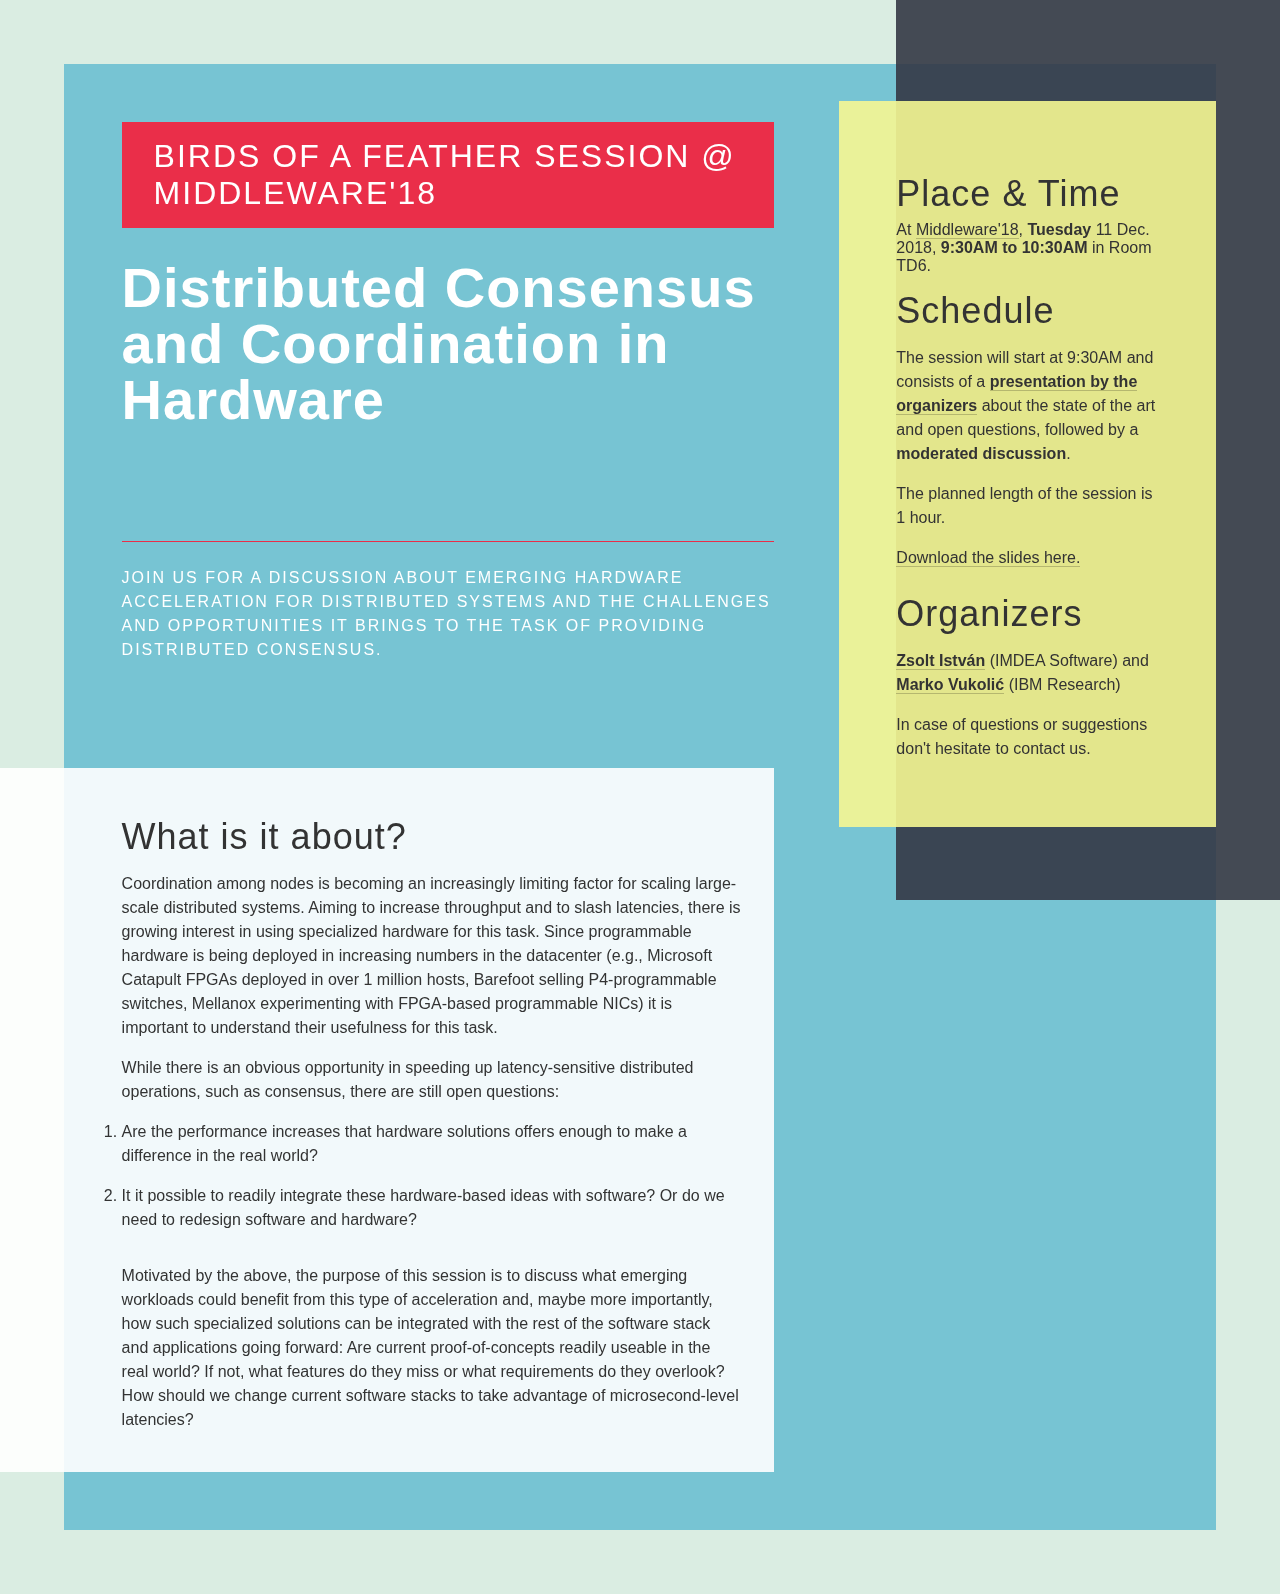
<file: middleware18/index.html>
<!DOCTYPE html>
<html lang="en">
<head>
	<meta charset="utf-8">
	<title>Consensus on Modern Hardware</title>

	<link rel="stylesheet" media="screen" href="style.css?">


	<meta name="viewport" content="width=device-width, initial-scale=1.0">
	<meta name="author" content="Dave Shea">	
	<meta name="robots" content="all">


</head>

<body id="css-zen-garden">
<div class="page-wrapper">

	<section class="intro" id="zen-intro">
		<header role="banner">
			<h1>Birds of a Feather Session @ Middleware'18</h1>
			<h2>Distributed Consensus and Coordination in Hardware</h2>
		</header>

		<div class="summary" id="zen-summary" role="article">
			<p>
			Join us for a discussion about emerging hardware acceleration for distributed systems and the challenges and opportunities it brings to the task of providing distributed consensus.
			</p>
		</div>

		<div class="preamble" id="zen-preamble" role="article">
			<h3>What is it about?</h3>
			<p>Coordination among nodes is becoming an increasingly limiting factor for scaling large-scale distributed systems. Aiming to increase throughput and to slash latencies, there is growing interest in using specialized hardware for this task. Since programmable hardware is being deployed in increasing numbers in the datacenter (e.g., Microsoft Catapult FPGAs deployed in over 1 million hosts, Barefoot selling P4-programmable switches, Mellanox experimenting with FPGA-based programmable NICs) it is important to understand their usefulness for this task. </p>

			<p>
			While there is an obvious opportunity in speeding up latency-sensitive distributed operations, such as consensus, there are still open questions:
			<ol>
			<li>Are the performance increases that hardware solutions offers enough to make a difference in the real world?</li>
			<li>It it possible to readily integrate these hardware-based ideas with software? Or do we need to redesign software and hardware?</li>
			</ol>
			</p>

			

			<p>
			Motivated by the above, the purpose of this session is to discuss what emerging workloads could benefit from this type of acceleration and, maybe more importantly, how such specialized solutions can be integrated with the rest of the software stack and applications going forward: Are current proof-of-concepts readily useable in the real world? If not, what features do they miss or what requirements do they overlook? How should we change current software stacks to take advantage of microsecond-level latencies?

			 </p>
		</div>
	</section>



	<aside class="sidebar" role="complementary">
		<div class="wrapper">

			<div class="design-selection" id="design-selection">
				<h3 class="select">Place &amp; Time</h3>
				At <a href="http://2018.middleware-conference.org/index.php/program/">Middleware'18</a>, <b>Tuesday</b> 11 Dec. 2018, <b>9:30AM to 10:30AM</b> in Room TD6.

				<h3 class="select">Schedule</h3>
				<p>The session will start at 9:30AM and consists of a <a href="coord-on-hw.pptx"><b>presentation by the organizers</b></a> about the state of the art and open questions, followed by a <b>moderated discussion</b>.</p>

				<p>The planned length of the session is 1 hour.</p>

				<p><a href="coord-on-hw.pptx">Download the slides here.</a></p>

			<div class="design-archives" id="design-archives">
				<h3 class="archives">Organizers</h3>
				
				<p><a href="http://zistvan.github.io"><b>Zsolt István</b></a> (IMDEA Software) and <a href="http://vukolic.com"><b>Marko Vukolić</b></a> (IBM Research)</p>

				<p>In case of questions or suggestions don't hesitate to contact us.</p>

			</div>
			
		</div>
	</aside>


</div>

<div class="extra1" role="presentation"></div><div class="extra2" role="presentation"></div><div class="extra3" role="presentation"></div>
<div class="extra4" role="presentation"></div><div class="extra5" role="presentation"></div><div class="extra6" role="presentation"></div>

<!-- Global site tag (gtag.js) - Google Analytics -->
<script async src="https://www.googletagmanager.com/gtag/js?id=UA-125708199-1"></script>
<script>
  window.dataLayer = window.dataLayer || [];
  function gtag(){dataLayer.push(arguments);}
  gtag('js', new Date());

  gtag('config', 'UA-125708199-1');
</script>

</body>
</html>
</file>
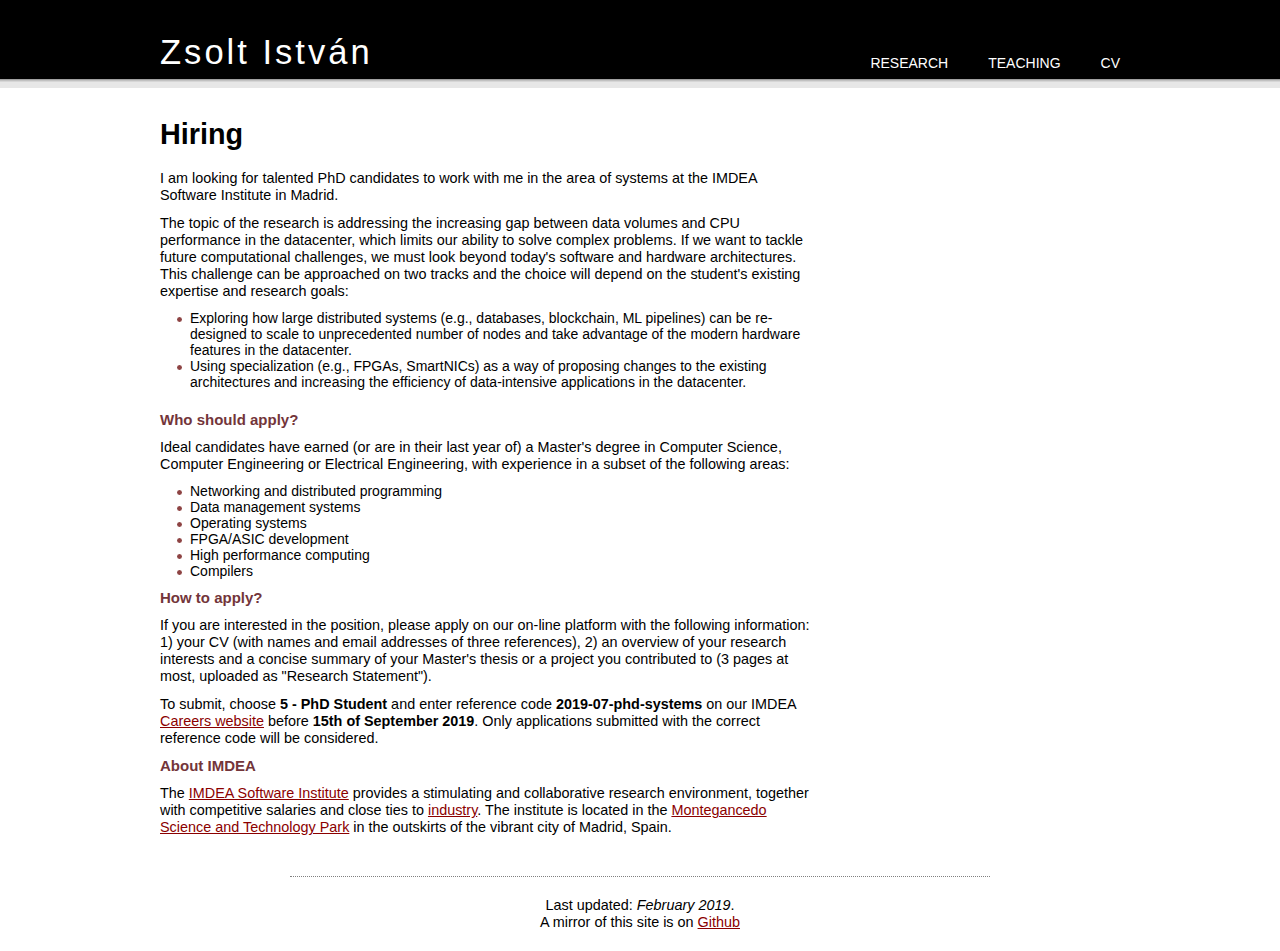
<file: recruiting.html>
<!DOCTYPE html PUBLIC "-//W3C//DTD XHTML 1.0 Strict//EN" "http://www.w3.org/TR/xhtml1/DTD/xhtml1-strict.dtd">
<html xmlns="http://www.w3.org/1999/xhtml" xml:lang="en" lang="en">
<head>
<title>Zsolt Istvan's Homepage</title>
<meta http-equiv="content-type" content="text/html;charset=utf-8" />
<link rel="stylesheet" type="text/css" href="style.css" media="screen" />
</head>
<body>
<div id="wrap">
  <div id="top">
    <h2>Zsolt István</a></h2>
    <div id="menu">
      <ul>
        <li><a href="index.html#showresearch">RESEARCH</a></li>
        <li><a href="index.html#showteaching">TEACHING</a></li>
        <li><a href="doc/istvan-cv-sep-2018.pdf">CV</a></li>
      </ul>
    </div>
    
  </div>

  <div id="content">
    

	<div id="content-centered" >
            <a id="recruting"></a>
      <h1>Hiring</h1>

      <p>I am looking for talented PhD candidates to work with me in the area of systems at the IMDEA Software Institute in Madrid.</p>

      <p>The topic of the research is addressing the increasing gap between data volumes and CPU performance in the datacenter, which limits our ability to solve complex problems. If we want to tackle future computational challenges, we must look beyond today's software and hardware architectures.  This challenge can be approached on two tracks and the choice will depend on the student's existing expertise and research goals: 
      <ul>
      <li>Exploring how large distributed systems (e.g., databases, blockchain, ML pipelines) can be re-designed to scale to unprecedented number of nodes and take advantage of the modern hardware features in the datacenter.</li>
      <li>Using specialization (e.g., FPGAs, SmartNICs) as a way of proposing changes to the existing architectures and increasing the efficiency of data-intensive applications in the datacenter.</li>
      </ul>
      </p>

      <p>

      <h2>Who should apply?</h2>

      <p>Ideal candidates have earned (or are in their last year of) a Master's degree in Computer Science, Computer Engineering or Electrical Engineering, with experience in a subset of the following areas:</p>
      <ul>
        <li>Networking and distributed programming</li>
        <li>Data management systems</li>
        <li>Operating systems</li>
        <li>FPGA/ASIC development</li>
        <li>High performance computing</li>
        <li>Compilers</li>
      </ul>

      <h2>How to apply?</h2>

      <p>
        If you are interested in the position, please apply on our on-line platform with the following information: 1) your CV (with names and email addresses of three references), 2) an overview of your research interests and a concise summary of your Master's thesis or a project you contributed to (3 pages at most, uploaded as "Research Statement"). 

        </p>
        <p>
        To submit, choose <b>5 - PhD Student</b> and enter reference code <b>2019-07-phd-systems</b> on our IMDEA <a href="https://careers.software.imdea.org/">Careers website</a> before <b>15th of September 2019</b>. Only applications submitted with the correct reference code will be considered.

        </p>


      <h2>About IMDEA </h2>
      <p>The <a href="https://software.imdea.org/index.html">IMDEA Software Institute</a> provides a stimulating and collaborative research environment, together with competitive salaries and close ties to <a href="https://software.imdea.org/collaborations/industrial.html">industry</a>. The institute is located in the <a href="https://software.imdea.org/contact_and_directions/building.html">Montegancedo Science and Technology Park</a> in the outskirts of the vibrant city of Madrid, Spain. </p>

      
  </div>
    
  </div>
  <div id="footer">
    <p>Last updated: <i>February 2019</i>.</p>
    <p>A mirror of this site is on <a href="https://zistvan.github.io/">Github</a></p>
  </div>
</div>

<!-- Global site tag (gtag.js) - Google Analytics -->
<script async src="https://www.googletagmanager.com/gtag/js?id=UA-137472979-1"></script>
<script>
  window.dataLayer = window.dataLayer || [];
  function gtag(){dataLayer.push(arguments);}
  gtag('js', new Date());

  gtag('config', 'UA-137472979-1');
</script>

</body>
</html>
</file>
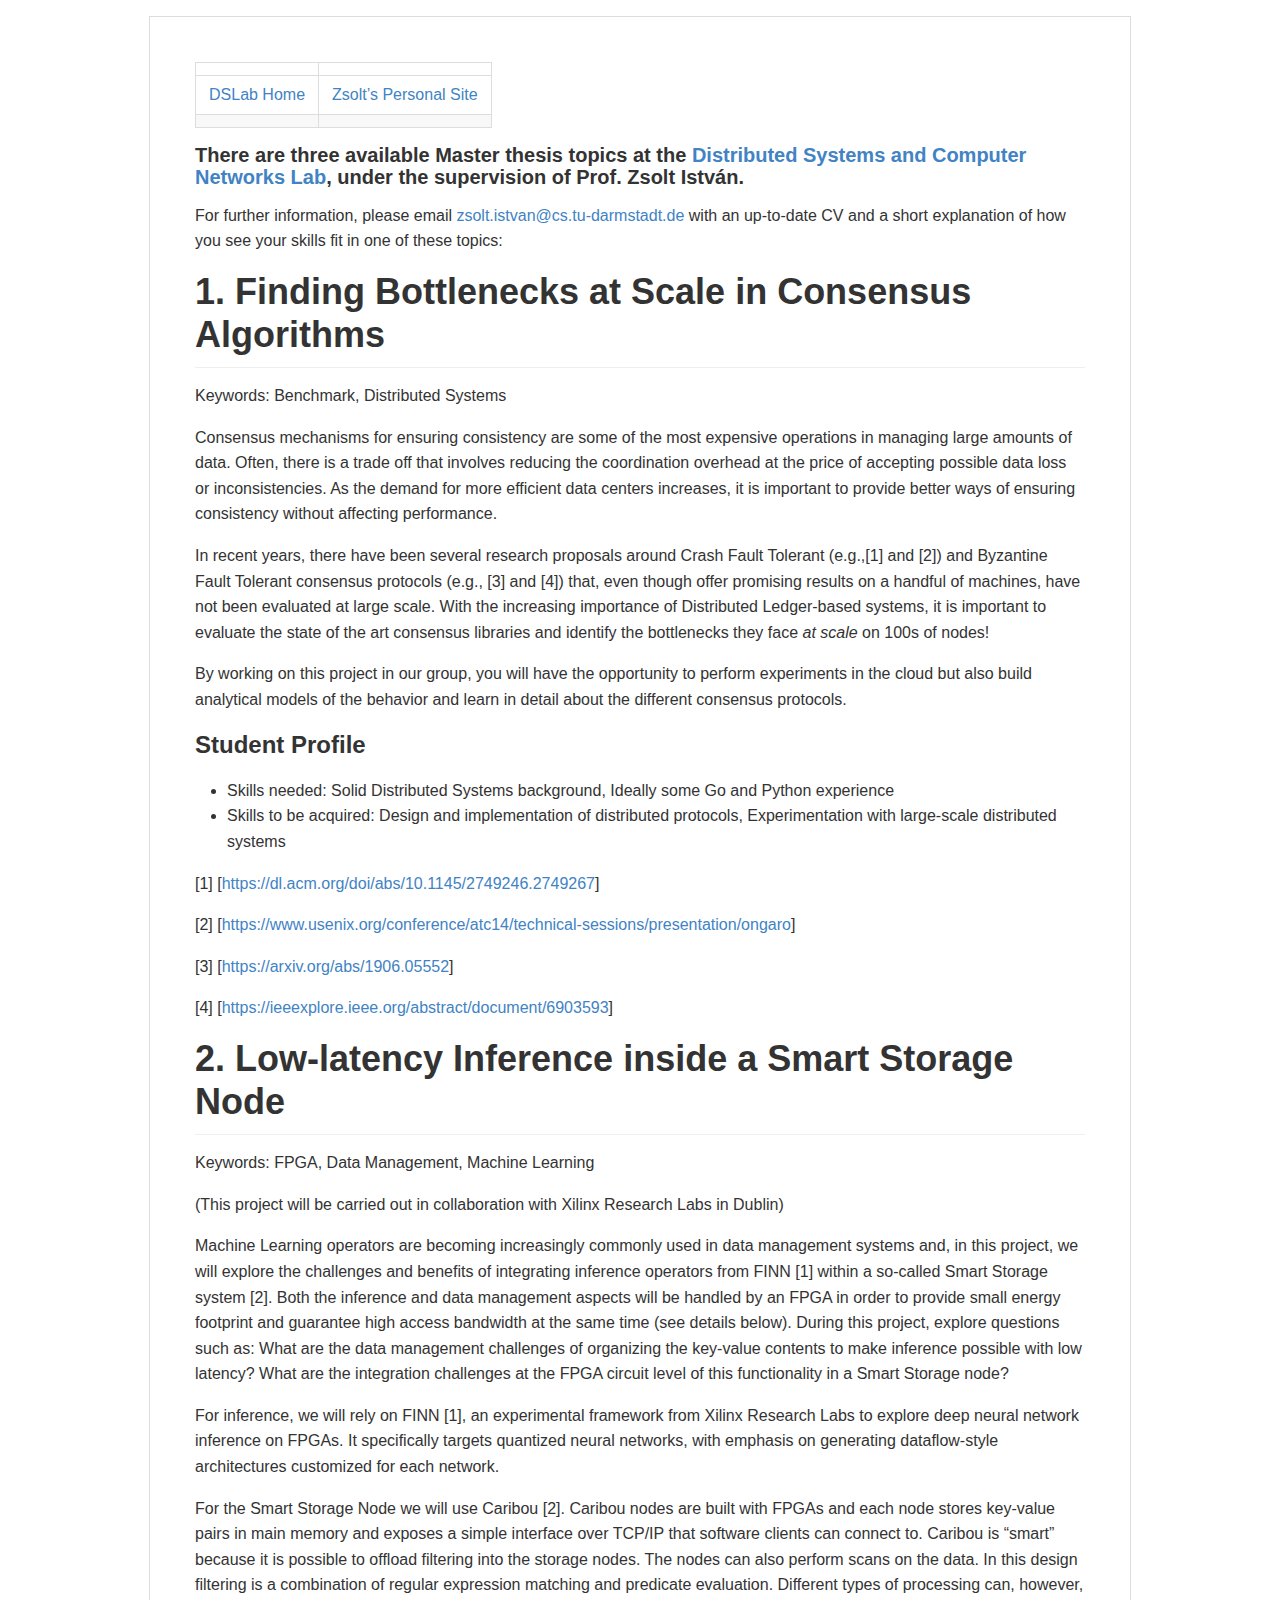
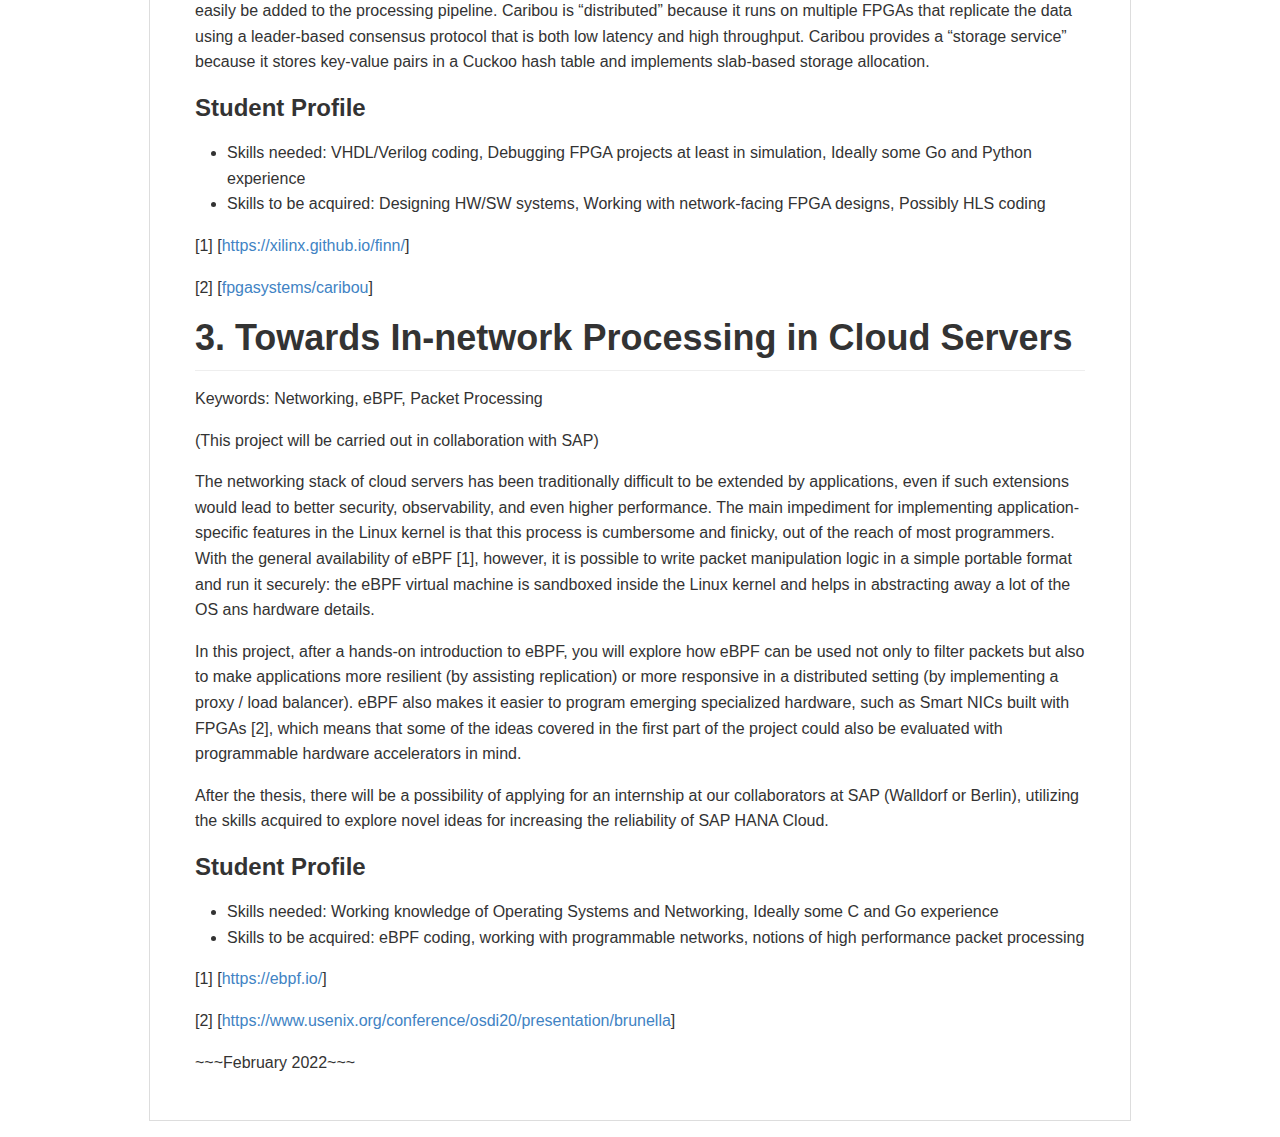
<file: teaching/thesis/sose22-thesis-offers.html>
<!DOCTYPE html><html><head><meta charset="utf-8"><meta name="viewport" content="width=device-width, initial-scale=1"><style>body {
  max-width: 980px;
  border: 1px solid #ddd;
  outline: 1300px solid #fff;
  margin: 16px auto;
}

body .markdown-body
{
  padding: 45px;
}

@font-face {
  font-family: fontawesome-mini;
  src: url([data-uri]) format('woff');
}

.markdown-body {
  font-family: sans-serif;
  -ms-text-size-adjust: 100%;
  -webkit-text-size-adjust: 100%;
  color: #333333;
  overflow: hidden;
  font-family: "Helvetica Neue", Helvetica, "Segoe UI", Arial, freesans, sans-serif;
  font-size: 16px;
  line-height: 1.6;
  word-wrap: break-word;
}

.markdown-body a {
  background: transparent;
}

.markdown-body a:active,
.markdown-body a:hover {
  outline: 0;
}

.markdown-body b,
.markdown-body strong {
  font-weight: bold;
}

.markdown-body mark {
  background: #ff0;
  color: #000;
  font-style: italic;
  font-weight: bold;
}

.markdown-body sub,
.markdown-body sup {
  font-size: 75%;
  line-height: 0;
  position: relative;
  vertical-align: baseline;
}
.markdown-body sup {
  top: -0.5em;
}
.markdown-body sub {
  bottom: -0.25em;
}

.markdown-body h1 {
  font-size: 2em;
  margin: 0.67em 0;
}

.markdown-body img {
  border: 0;
}

.markdown-body hr {
  -moz-box-sizing: content-box;
  box-sizing: content-box;
  height: 0;
}

.markdown-body pre {
  overflow: auto;
}

.markdown-body code,
.markdown-body kbd,
.markdown-body pre,
.markdown-body samp {
  font-family: monospace, monospace;
  font-size: 1em;
}

.markdown-body input {
  color: inherit;
  font: inherit;
  margin: 0;
}

.markdown-body html input[disabled] {
  cursor: default;
}

.markdown-body input {
  line-height: normal;
}

.markdown-body input[type="checkbox"] {
  box-sizing: border-box;
  padding: 0;
}

.markdown-body table {
  border-collapse: collapse;
  border-spacing: 0;
}

.markdown-body td,
.markdown-body th {
  padding: 0;
}

.markdown-body .codehilitetable,
.markdown-body .highlighttable {
  border: 0;
  border-spacing: 0;
}

.markdown-body .codehilitetable tr,
.markdown-body .highlighttable {
  border: 0;
}

.markdown-body .codehilitetable pre,
.markdown-body .codehilitetable div.codehilite,
.markdown-body .highlighttable pre,
.markdown-body .highlighttable div.highlight {
  margin: 0;
}

.markdown-body .linenos,
.markdown-body .code,
.markdown-body .codehilitetable td,
.markdown-body .highlighttable td {
  border: 0;
  padding: 0;
}

.markdown-body td:not(.linenos) .linenodiv {
  padding: 0 !important;
}

.markdown-body .code {
  width: 100%;
}

.markdown-body .linenos div pre,
.markdown-body .linenodiv pre,
.markdown-body .linenodiv {
  border: 0;
  -webkit-border-radius: 0;
  -moz-border-radius: 0;
  border-radius: 0;
  -webkit-border-top-left-radius: 3px;
  -webkit-border-bottom-left-radius: 3px;
  -moz-border-radius-topleft: 3px;
  -moz-border-radius-bottomleft: 3px;
  border-top-left-radius: 3px;
  border-bottom-left-radius: 3px;
}

.markdown-body .code div pre,
.markdown-body .code div {
  border: 0;
  -webkit-border-radius: 0;
  -moz-border-radius: 0;
  border-radius: 0;
  -webkit-border-top-right-radius: 3px;
  -webkit-border-bottom-right-radius: 3px;
  -moz-border-radius-topright: 3px;
  -moz-border-radius-bottomright: 3px;
  border-top-right-radius: 3px;
  border-bottom-right-radius: 3px;
}

.markdown-body * {
  -moz-box-sizing: border-box;
  box-sizing: border-box;
}

.markdown-body input {
  font: 13px Helvetica, arial, freesans, clean, sans-serif, "Segoe UI Emoji", "Segoe UI Symbol";
  line-height: 1.4;
}

.markdown-body a {
  color: #4183c4;
  text-decoration: none;
}

.markdown-body a:hover,
.markdown-body a:focus,
.markdown-body a:active {
  text-decoration: underline;
}

.markdown-body hr {
  height: 0;
  margin: 15px 0;
  overflow: hidden;
  background: transparent;
  border: 0;
  border-bottom: 1px solid #ddd;
}

.markdown-body hr:before,
.markdown-body hr:after {
  display: table;
  content: " ";
}

.markdown-body hr:after {
  clear: both;
}

.markdown-body h1,
.markdown-body h2,
.markdown-body h3,
.markdown-body h4,
.markdown-body h5,
.markdown-body h6 {
  margin-top: 15px;
  margin-bottom: 15px;
  line-height: 1.1;
}

.markdown-body h1 {
  font-size: 30px;
}

.markdown-body h2 {
  font-size: 21px;
}

.markdown-body h3 {
  font-size: 16px;
}

.markdown-body h4 {
  font-size: 14px;
}

.markdown-body h5 {
  font-size: 12px;
}

.markdown-body h6 {
  font-size: 11px;
}

.markdown-body blockquote {
  margin: 0;
}

.markdown-body ul,
.markdown-body ol {
  padding: 0;
  margin-top: 0;
  margin-bottom: 0;
}

.markdown-body ol ol,
.markdown-body ul ol {
  list-style-type: lower-roman;
}

.markdown-body ul ul ol,
.markdown-body ul ol ol,
.markdown-body ol ul ol,
.markdown-body ol ol ol {
  list-style-type: lower-alpha;
}

.markdown-body dd {
  margin-left: 0;
}

.markdown-body code,
.markdown-body pre,
.markdown-body samp {
  font-family: Consolas, "Liberation Mono", Menlo, Courier, monospace;
  font-size: 12px;
}

.markdown-body pre {
  margin-top: 0;
  margin-bottom: 0;
}

.markdown-body kbd {
  background-color: #e7e7e7;
  background-image: -moz-linear-gradient(#fefefe, #e7e7e7);
  background-image: -webkit-linear-gradient(#fefefe, #e7e7e7);
  background-image: linear-gradient(#fefefe, #e7e7e7);
  background-repeat: repeat-x;
  border-radius: 2px;
  border: 1px solid #cfcfcf;
  color: #000;
  padding: 3px 5px;
  line-height: 10px;
  font: 11px Consolas, "Liberation Mono", Menlo, Courier, monospace;
  display: inline-block;
}

.markdown-body>*:first-child {
  margin-top: 0 !important;
}

.markdown-body>*:last-child {
  margin-bottom: 0 !important;
}

.markdown-body .headerlink {
  font: normal 400 16px fontawesome-mini;
  vertical-align: middle;
  margin-left: -16px;
  float: left;
  display: inline-block;
  text-decoration: none;
  opacity: 0;
  color: #333;
}

.markdown-body .headerlink:focus {
  outline: none;
}

.markdown-body h1 .headerlink {
  margin-top: 0.8rem;
}

.markdown-body h2 .headerlink,
.markdown-body h3 .headerlink {
  margin-top: 0.6rem;
}

.markdown-body h4 .headerlink {
  margin-top: 0.2rem;
}

.markdown-body h5 .headerlink,
.markdown-body h6 .headerlink {
  margin-top: 0;
}

.markdown-body .headerlink:hover,
.markdown-body h1:hover .headerlink,
.markdown-body h2:hover .headerlink,
.markdown-body h3:hover .headerlink,
.markdown-body h4:hover .headerlink,
.markdown-body h5:hover .headerlink,
.markdown-body h6:hover .headerlink {
  opacity: 1;
  text-decoration: none;
}

.markdown-body h1 {
  padding-bottom: 0.3em;
  font-size: 2.25em;
  line-height: 1.2;
  border-bottom: 1px solid #eee;
}

.markdown-body h2 {
  padding-bottom: 0.3em;
  font-size: 1.75em;
  line-height: 1.225;
  border-bottom: 1px solid #eee;
}

.markdown-body h3 {
  font-size: 1.5em;
  line-height: 1.43;
}

.markdown-body h4 {
  font-size: 1.25em;
}

.markdown-body h5 {
  font-size: 1em;
}

.markdown-body h6 {
  font-size: 1em;
  color: #777;
}

.markdown-body p,
.markdown-body blockquote,
.markdown-body ul,
.markdown-body ol,
.markdown-body dl,
.markdown-body table,
.markdown-body pre,
.markdown-body .admonition {
  margin-top: 0;
  margin-bottom: 16px;
}

.markdown-body hr {
  height: 4px;
  padding: 0;
  margin: 16px 0;
  background-color: #e7e7e7;
  border: 0 none;
}

.markdown-body ul,
.markdown-body ol {
  padding-left: 2em;
}

.markdown-body ul ul,
.markdown-body ul ol,
.markdown-body ol ol,
.markdown-body ol ul {
  margin-top: 0;
  margin-bottom: 0;
}

.markdown-body li>p {
  margin-top: 16px;
}

.markdown-body dl {
  padding: 0;
}

.markdown-body dl dt {
  padding: 0;
  margin-top: 16px;
  font-size: 1em;
  font-style: italic;
  font-weight: bold;
}

.markdown-body dl dd {
  padding: 0 16px;
  margin-bottom: 16px;
}

.markdown-body blockquote {
  padding: 0 15px;
  color: #777;
  border-left: 4px solid #ddd;
}

.markdown-body blockquote>:first-child {
  margin-top: 0;
}

.markdown-body blockquote>:last-child {
  margin-bottom: 0;
}

.markdown-body table {
  display: block;
  width: 100%;
  overflow: auto;
  word-break: normal;
  word-break: keep-all;
}

.markdown-body table th {
  font-weight: bold;
}

.markdown-body table th,
.markdown-body table td {
  padding: 6px 13px;
  border: 1px solid #ddd;
}

.markdown-body table tr {
  background-color: #fff;
  border-top: 1px solid #ccc;
}

.markdown-body table tr:nth-child(2n) {
  background-color: #f8f8f8;
}

.markdown-body img {
  max-width: 100%;
  -moz-box-sizing: border-box;
  box-sizing: border-box;
}

.markdown-body code,
.markdown-body samp {
  padding: 0;
  padding-top: 0.2em;
  padding-bottom: 0.2em;
  margin: 0;
  font-size: 85%;
  background-color: rgba(0,0,0,0.04);
  border-radius: 3px;
}

.markdown-body code:before,
.markdown-body code:after {
  letter-spacing: -0.2em;
  content: "\00a0";
}

.markdown-body pre>code {
  padding: 0;
  margin: 0;
  font-size: 100%;
  word-break: normal;
  white-space: pre;
  background: transparent;
  border: 0;
}

.markdown-body .codehilite,
.markdown-body .highlight {
  margin-bottom: 16px;
}

.markdown-body .codehilite pre,
.markdown-body .highlight pre,
.markdown-body pre {
  padding: 16px;
  overflow: auto;
  font-size: 85%;
  line-height: 1.45;
  background-color: #f7f7f7;
  border-radius: 3px;
}

.markdown-body .codehilite pre,
.markdown-body .highlight pre {
  margin-bottom: 0;
  word-break: normal;
}

.markdown-body pre {
  word-wrap: normal;
}

.markdown-body pre code {
  display: inline;
  max-width: initial;
  padding: 0;
  margin: 0;
  overflow: initial;
  line-height: inherit;
  word-wrap: normal;
  background-color: transparent;
  border: 0;
}

.markdown-body pre code:before,
.markdown-body pre code:after {
  content: normal;
}

/* Admonition */
.markdown-body .admonition {
  -webkit-border-radius: 3px;
  -moz-border-radius: 3px;
  position: relative;
  border-radius: 3px;
  border: 1px solid #e0e0e0;
  border-left: 6px solid #333;
  padding: 10px 10px 10px 30px;
}

.markdown-body .admonition table {
  color: #333;
}

.markdown-body .admonition p {
  padding: 0;
}

.markdown-body .admonition-title {
  font-weight: bold;
  margin: 0;
}

.markdown-body .admonition>.admonition-title {
  color: #333;
}

.markdown-body .attention>.admonition-title {
  color: #a6d796;
}

.markdown-body .caution>.admonition-title {
  color: #d7a796;
}

.markdown-body .hint>.admonition-title {
  color: #96c6d7;
}

.markdown-body .danger>.admonition-title {
  color: #c25f77;
}

.markdown-body .question>.admonition-title {
  color: #96a6d7;
}

.markdown-body .note>.admonition-title {
  color: #d7c896;
}

.markdown-body .admonition:before,
.markdown-body .attention:before,
.markdown-body .caution:before,
.markdown-body .hint:before,
.markdown-body .danger:before,
.markdown-body .question:before,
.markdown-body .note:before {
  font: normal normal 16px fontawesome-mini;
  -moz-osx-font-smoothing: grayscale;
  -webkit-user-select: none;
  -moz-user-select: none;
  -ms-user-select: none;
  user-select: none;
  line-height: 1.5;
  color: #333;
  position: absolute;
  left: 0;
  top: 0;
  padding-top: 10px;
  padding-left: 10px;
}

.markdown-body .admonition:before {
  content: "\f056\00a0";
  color: 333;
}

.markdown-body .attention:before {
  content: "\f058\00a0";
  color: #a6d796;
}

.markdown-body .caution:before {
  content: "\f06a\00a0";
  color: #d7a796;
}

.markdown-body .hint:before {
  content: "\f05a\00a0";
  color: #96c6d7;
}

.markdown-body .danger:before {
  content: "\f057\00a0";
  color: #c25f77;
}

.markdown-body .question:before {
  content: "\f059\00a0";
  color: #96a6d7;
}

.markdown-body .note:before {
  content: "\f040\00a0";
  color: #d7c896;
}

.markdown-body .admonition::after {
  content: normal;
}

.markdown-body .attention {
  border-left: 6px solid #a6d796;
}

.markdown-body .caution {
  border-left: 6px solid #d7a796;
}

.markdown-body .hint {
  border-left: 6px solid #96c6d7;
}

.markdown-body .danger {
  border-left: 6px solid #c25f77;
}

.markdown-body .question {
  border-left: 6px solid #96a6d7;
}

.markdown-body .note {
  border-left: 6px solid #d7c896;
}

.markdown-body .admonition>*:first-child {
  margin-top: 0 !important;
}

.markdown-body .admonition>*:last-child {
  margin-bottom: 0 !important;
}

/* progress bar*/
.markdown-body .progress {
  display: block;
  width: 300px;
  margin: 10px 0;
  height: 24px;
  -webkit-border-radius: 3px;
  -moz-border-radius: 3px;
  border-radius: 3px;
  background-color: #ededed;
  position: relative;
  box-shadow: inset -1px 1px 3px rgba(0, 0, 0, .1);
}

.markdown-body .progress-label {
  position: absolute;
  text-align: center;
  font-weight: bold;
  width: 100%; margin: 0;
  line-height: 24px;
  color: #333;
  text-shadow: 1px 1px 0 #fefefe, -1px -1px 0 #fefefe, -1px 1px 0 #fefefe, 1px -1px 0 #fefefe, 0 1px 0 #fefefe, 0 -1px 0 #fefefe, 1px 0 0 #fefefe, -1px 0 0 #fefefe, 1px 1px 2px #000;
  -webkit-font-smoothing: antialiased !important;
  white-space: nowrap;
  overflow: hidden;
}

.markdown-body .progress-bar {
  height: 24px;
  float: left;
  -webkit-border-radius: 3px;
  -moz-border-radius: 3px;
  border-radius: 3px;
  background-color: #96c6d7;
  box-shadow: inset 0 1px 0 rgba(255, 255, 255, .5), inset 0 -1px 0 rgba(0, 0, 0, .1);
  background-size: 30px 30px;
  background-image: -webkit-linear-gradient(
    135deg, rgba(255, 255, 255, .4) 27%,
    transparent 27%,
    transparent 52%, rgba(255, 255, 255, .4) 52%,
    rgba(255, 255, 255, .4) 77%,
    transparent 77%, transparent
  );
  background-image: -moz-linear-gradient(
    135deg,
    rgba(255, 255, 255, .4) 27%, transparent 27%,
    transparent 52%, rgba(255, 255, 255, .4) 52%,
    rgba(255, 255, 255, .4) 77%, transparent 77%,
    transparent
  );
  background-image: -ms-linear-gradient(
    135deg,
    rgba(255, 255, 255, .4) 27%, transparent 27%,
    transparent 52%, rgba(255, 255, 255, .4) 52%,
    rgba(255, 255, 255, .4) 77%, transparent 77%,
    transparent
  );
  background-image: -o-linear-gradient(
    135deg,
    rgba(255, 255, 255, .4) 27%, transparent 27%,
    transparent 52%, rgba(255, 255, 255, .4) 52%,
    rgba(255, 255, 255, .4) 77%, transparent 77%,
    transparent
  );
  background-image: linear-gradient(
    135deg,
    rgba(255, 255, 255, .4) 27%, transparent 27%,
    transparent 52%, rgba(255, 255, 255, .4) 52%,
    rgba(255, 255, 255, .4) 77%, transparent 77%,
    transparent
  );
}

.markdown-body .progress-100plus .progress-bar {
  background-color: #a6d796;
}

.markdown-body .progress-80plus .progress-bar {
  background-color: #c6d796;
}

.markdown-body .progress-60plus .progress-bar {
  background-color: #d7c896;
}

.markdown-body .progress-40plus .progress-bar {
  background-color: #d7a796;
}

.markdown-body .progress-20plus .progress-bar {
  background-color: #d796a6;
}

.markdown-body .progress-0plus .progress-bar {
  background-color: #c25f77;
}

.markdown-body .candystripe-animate .progress-bar{
  -webkit-animation: animate-stripes 3s linear infinite;
  -moz-animation: animate-stripes 3s linear infinite;
  animation: animate-stripes 3s linear infinite;
}

@-webkit-keyframes animate-stripes {
  0% {
    background-position: 0 0;
  }

  100% {
    background-position: 60px 0;
  }
}

@-moz-keyframes animate-stripes {
  0% {
    background-position: 0 0;
  }

  100% {
    background-position: 60px 0;
  }
}

@keyframes animate-stripes {
  0% {
    background-position: 0 0;
  }

  100% {
    background-position: 60px 0;
  }
}

.markdown-body .gloss .progress-bar {
  box-shadow:
    inset 0 4px 12px rgba(255, 255, 255, .7),
    inset 0 -12px 0 rgba(0, 0, 0, .05);
}

/* MultiMarkdown Critic Blocks */
.markdown-body .critic_mark {
  background: #ff0;
}

.markdown-body .critic_delete {
  color: #c82829;
  text-decoration: line-through;
}

.markdown-body .critic_insert {
  color: #718c00 ;
  text-decoration: underline;
}

.markdown-body .critic_comment {
  color: #8e908c;
  font-style: italic;
}

.markdown-body .headeranchor {
  font: normal normal 16px fontawesome-mini;
  line-height: 1;
  display: inline-block;
  text-decoration: none;
  -webkit-font-smoothing: antialiased;
  -moz-osx-font-smoothing: grayscale;
  -webkit-user-select: none;
  -moz-user-select: none;
  -ms-user-select: none;
  user-select: none;
}

.headeranchor:before {
  content: '\e157';
}

.markdown-body .task-list-item {
  list-style-type: none;
}

.markdown-body .task-list-item+.task-list-item {
  margin-top: 3px;
}

.markdown-body .task-list-item input {
  margin: 0 4px 0.25em -20px;
  vertical-align: middle;
}

/* Media */
@media only screen and (min-width: 480px) {
  .markdown-body {
    font-size:14px;
  }
}

@media only screen and (min-width: 768px) {
  .markdown-body {
    font-size:16px;
  }
}

@media print {
  .markdown-body * {
    background: transparent !important;
    color: black !important;
    filter:none !important;
    -ms-filter: none !important;
  }

  .markdown-body {
    font-size:12pt;
    max-width:100%;
    outline:none;
    border: 0;
  }

  .markdown-body a,
  .markdown-body a:visited {
    text-decoration: underline;
  }

  .markdown-body .headeranchor-link {
    display: none;
  }

  .markdown-body a[href]:after {
    content: " (" attr(href) ")";
  }

  .markdown-body abbr[title]:after {
    content: " (" attr(title) ")";
  }

  .markdown-body .ir a:after,
  .markdown-body a[href^="javascript:"]:after,
  .markdown-body a[href^="#"]:after {
    content: "";
  }

  .markdown-body pre {
    white-space: pre;
    white-space: pre-wrap;
    word-wrap: break-word;
  }

  .markdown-body pre,
  .markdown-body blockquote {
    border: 1px solid #999;
    padding-right: 1em;
    page-break-inside: avoid;
  }

  .markdown-body .progress,
  .markdown-body .progress-bar {
    -moz-box-shadow: none;
    -webkit-box-shadow: none;
    box-shadow: none;
  }

  .markdown-body .progress {
    border: 1px solid #ddd;
  }

  .markdown-body .progress-bar {
    height: 22px;
    border-right: 1px solid #ddd;
  }

  .markdown-body tr,
  .markdown-body img {
    page-break-inside: avoid;
  }

  .markdown-body img {
    max-width: 100% !important;
  }

  .markdown-body p,
  .markdown-body h2,
  .markdown-body h3 {
    orphans: 3;
    widows: 3;
  }

  .markdown-body h2,
  .markdown-body h3 {
    page-break-after: avoid;
  }
}
</style><style>/*GitHub*/
.highlight {background-color:#fff;color:#333333;}
.highlight .hll {background-color:#ffffcc;}
.highlight .c{color:#999988;font-style:italic}
.highlight .err{color:#a61717;background-color:#e3d2d2}
.highlight .k{font-weight:bold}
.highlight .o{font-weight:bold}
.highlight .cm{color:#999988;font-style:italic}
.highlight .cp{color:#999999;font-weight:bold}
.highlight .c1{color:#999988;font-style:italic}
.highlight .cs{color:#999999;font-weight:bold;font-style:italic}
.highlight .gd{color:#000000;background-color:#ffdddd}
.highlight .ge{font-style:italic}
.highlight .gr{color:#aa0000}
.highlight .gh{color:#999999}
.highlight .gi{color:#000000;background-color:#ddffdd}
.highlight .go{color:#888888}
.highlight .gp{color:#555555}
.highlight .gs{font-weight:bold}
.highlight .gu{color:#800080;font-weight:bold}
.highlight .gt{color:#aa0000}
.highlight .kc{font-weight:bold}
.highlight .kd{font-weight:bold}
.highlight .kn{font-weight:bold}
.highlight .kp{font-weight:bold}
.highlight .kr{font-weight:bold}
.highlight .kt{color:#445588;font-weight:bold}
.highlight .m{color:#009999}
.highlight .s{color:#dd1144}
.highlight .n{color:#333333}
.highlight .na{color:teal}
.highlight .nb{color:#0086b3}
.highlight .nc{color:#445588;font-weight:bold}
.highlight .no{color:teal}
.highlight .ni{color:purple}
.highlight .ne{color:#990000;font-weight:bold}
.highlight .nf{color:#990000;font-weight:bold}
.highlight .nn{color:#555555}
.highlight .nt{color:navy}
.highlight .nv{color:teal}
.highlight .ow{font-weight:bold}
.highlight .w{color:#bbbbbb}
.highlight .mf{color:#009999}
.highlight .mh{color:#009999}
.highlight .mi{color:#009999}
.highlight .mo{color:#009999}
.highlight .sb{color:#dd1144}
.highlight .sc{color:#dd1144}
.highlight .sd{color:#dd1144}
.highlight .s2{color:#dd1144}
.highlight .se{color:#dd1144}
.highlight .sh{color:#dd1144}
.highlight .si{color:#dd1144}
.highlight .sx{color:#dd1144}
.highlight .sr{color:#009926}
.highlight .s1{color:#dd1144}
.highlight .ss{color:#990073}
.highlight .bp{color:#999999}
.highlight .vc{color:teal}
.highlight .vg{color:teal}
.highlight .vi{color:teal}
.highlight .il{color:#009999}
.highlight .gc{color:#999;background-color:#EAF2F5}
</style><title>sose22-thesis-offers</title></head><body><article class="markdown-body"><table>
<thead>
<tr>
<th align="center"></th>
<th align="center"></th>
</tr>
</thead>
<tbody>
<tr>
<td align="center"><a href="https://www.informatik.tu-darmstadt.de/dslab/home_dslab/index.en.jsp">DSLab Home</a></td>
<td align="center"><a href="https://zistvan.github.io">Zsolt&rsquo;s Personal Site</a></td>
</tr>
<tr>
<td align="center"></td>
<td align="center"></td>
</tr>
</tbody>
</table>
<h4 id="there-are-three-available-master-thesis-topics-at-the-distributed-systems-and-computer-networks-lab-under-the-supervision-of-prof-zsolt-istvan">There are three available Master thesis topics at the <a href="https://www.informatik.tu-darmstadt.de/dslab">Distributed Systems and Computer Networks Lab</a>, under the supervision of Prof. Zsolt István.<a class="headerlink" href="#there-are-three-available-master-thesis-topics-at-the-distributed-systems-and-computer-networks-lab-under-the-supervision-of-prof-zsolt-istvan" title="Permanent link"></a></h4>
<p>For further information, please email <a href="&#109;&#97;&#105;&#108;&#116;&#111;&#58;&#122;&#115;&#111;&#108;&#116;&#46;&#105;&#115;&#116;&#118;&#97;&#110;&#64;&#99;&#115;&#46;&#116;&#117;&#45;&#100;&#97;&#114;&#109;&#115;&#116;&#97;&#100;&#116;&#46;&#100;&#101;">&#122;&#115;&#111;&#108;&#116;&#46;&#105;&#115;&#116;&#118;&#97;&#110;&#64;&#99;&#115;&#46;&#116;&#117;&#45;&#100;&#97;&#114;&#109;&#115;&#116;&#97;&#100;&#116;&#46;&#100;&#101;</a> with an up-to-date CV and a short explanation of how you see your skills fit in one of these topics:</p>
<h1 id="1-finding-bottlenecks-at-scale-in-consensus-algorithms">1. Finding Bottlenecks at Scale in Consensus Algorithms<a class="headerlink" href="#1-finding-bottlenecks-at-scale-in-consensus-algorithms" title="Permanent link"></a></h1>
<p>Keywords: Benchmark, Distributed Systems</p>
<p>Consensus mechanisms for ensuring consistency are some of the most expensive operations in managing large amounts of data. Often, there is a trade off that involves reducing the coordination overhead at the price of accepting possible data loss or inconsistencies. As the demand for more efficient data centers increases, it is important to provide better ways of ensuring consistency without affecting performance.</p>
<p>In recent years, there have been several research proposals around Crash Fault Tolerant (e.g.,[1] and [2]) and Byzantine Fault Tolerant consensus protocols (e.g., [3] and [4]) that, even though offer promising results on a handful of machines, have not been evaluated at large scale. With the increasing importance of Distributed Ledger-based systems, it is important to evaluate the state of the art consensus libraries and identify the bottlenecks they face <em>at scale</em> on 100s of nodes! </p>
<p>By working on this project in our group, you will have the opportunity to perform experiments in the cloud but also build analytical models of the behavior and learn in detail about the different consensus protocols. </p>
<h3 id="student-profile">Student Profile<a class="headerlink" href="#student-profile" title="Permanent link"></a></h3>
<ul>
<li>Skills needed: Solid Distributed Systems background, Ideally some Go and Python experience</li>
<li>Skills to be acquired: Design and implementation of distributed protocols, Experimentation with large-scale distributed systems </li>
</ul>
<p>[1] [<a href="https://dl.acm.org/doi/abs/10.1145/2749246.2749267">https://dl.acm.org/doi/abs/10.1145/2749246.2749267</a>]</p>
<p>[2] [<a href="https://www.usenix.org/conference/atc14/technical-sessions/presentation/ongaro">https://www.usenix.org/conference/atc14/technical-sessions/presentation/ongaro</a>]</p>
<p>[3] [<a href="https://arxiv.org/abs/1906.05552">https://arxiv.org/abs/1906.05552</a>]</p>
<p>[4] [<a href="https://ieeexplore.ieee.org/abstract/document/6903593">https://ieeexplore.ieee.org/abstract/document/6903593</a>]</p>
<h1 id="2-low-latency-inference-inside-a-smart-storage-node">2. Low-latency Inference inside a Smart Storage Node<a class="headerlink" href="#2-low-latency-inference-inside-a-smart-storage-node" title="Permanent link"></a></h1>
<p>Keywords: FPGA, Data Management, Machine Learning</p>
<p>(This project will be carried out in collaboration with Xilinx Research Labs in Dublin)</p>
<p>Machine Learning operators are becoming increasingly commonly used in data management systems and, in this project, we will explore the challenges and benefits of integrating inference operators from FINN [1] within a so-called Smart Storage system [2]. Both the inference and data management aspects will be handled by an FPGA in order to provide small energy footprint and guarantee high access bandwidth at the same time (see details below). During this project, explore questions such as: What are the data management challenges of organizing the key-value contents to make inference possible with low latency? What are the integration challenges at the FPGA circuit level of this functionality in a Smart Storage node? </p>
<p>For inference, we will rely on FINN [1], an experimental framework from Xilinx Research Labs to explore deep neural network inference on FPGAs. It specifically targets quantized neural networks, with emphasis on generating dataflow-style architectures customized for each network.</p>
<p>For the Smart Storage Node we will use Caribou [2]. Caribou nodes are built with FPGAs and each node stores key-value pairs in main memory and exposes a simple interface over TCP/IP that software clients can connect to. Caribou is &ldquo;smart&rdquo; because it is possible to offload filtering into the storage nodes. The nodes can also perform scans on the data. In this design filtering is a combination of regular expression matching and predicate evaluation. Different types of processing can, however, easily be added to the processing pipeline. Caribou is &ldquo;distributed&rdquo; because it runs on multiple FPGAs that replicate the data using a leader-based consensus protocol that is both low latency and high throughput. Caribou provides a &ldquo;storage service&rdquo; because it stores key-value pairs in a Cuckoo hash table and implements slab-based storage allocation.</p>
<h3 id="student-profile_1">Student Profile<a class="headerlink" href="#student-profile_1" title="Permanent link"></a></h3>
<ul>
<li>Skills needed: VHDL/Verilog coding, Debugging FPGA projects at least in simulation, Ideally some Go and Python experience</li>
<li>Skills to be acquired: Designing HW/SW systems, Working with network-facing FPGA designs, Possibly HLS coding </li>
</ul>
<p>[1] [<a href="https://xilinx.github.io/finn/">https://xilinx.github.io/finn/</a>] </p>
<p>[2] [<a class="magiclink magiclink-github magiclink-repository" href="https://github.com/fpgasystems/caribou" title="GitHub Repository: fpgasystems/caribou">fpgasystems/caribou</a>] </p>
<h1 id="3-towards-in-network-processing-in-cloud-servers">3. Towards In-network Processing in Cloud Servers<a class="headerlink" href="#3-towards-in-network-processing-in-cloud-servers" title="Permanent link"></a></h1>
<p>Keywords: Networking, eBPF, Packet Processing</p>
<p>(This project will be carried out in collaboration with SAP)</p>
<p>The networking stack of cloud servers has been traditionally difficult to be extended by applications, even if such extensions would lead to better security, observability, and even higher performance. The main impediment for implementing application-specific features in the Linux kernel is that this process is cumbersome and finicky, out of the reach of most programmers. With the general availability of eBPF [1], however, it is possible to write packet manipulation logic in a simple portable format and run it securely: the eBPF virtual machine is sandboxed inside the Linux kernel and helps in abstracting away a lot of the OS ans hardware details. </p>
<p>In this project, after a hands-on introduction to eBPF, you will explore how eBPF can be used not only to filter packets but also to make applications more resilient (by assisting replication) or more responsive in a distributed setting (by implementing a proxy / load balancer). eBPF also makes it easier to program emerging specialized hardware, such as Smart NICs built with FPGAs [2], which means that some of the ideas covered in the first part of the project could also be evaluated with programmable hardware accelerators in mind.</p>
<p>After the thesis, there will be a possibility of applying for an internship at our collaborators at SAP (Walldorf or Berlin), utilizing the skills acquired to explore novel ideas for increasing the reliability of SAP HANA Cloud.</p>
<h3 id="student-profile_2">Student Profile<a class="headerlink" href="#student-profile_2" title="Permanent link"></a></h3>
<ul>
<li>Skills needed: Working knowledge of Operating Systems and Networking, Ideally some C and Go experience</li>
<li>Skills to be acquired: eBPF coding, working with programmable networks, notions of high performance packet processing</li>
</ul>
<p>[1] [<a href="https://ebpf.io/">https://ebpf.io/</a>]</p>
<p>[2] [<a href="https://www.usenix.org/conference/osdi20/presentation/brunella">https://www.usenix.org/conference/osdi20/presentation/brunella</a>]</p>
<p>~~~February 2022~~~</p></article></body></html>
</file>
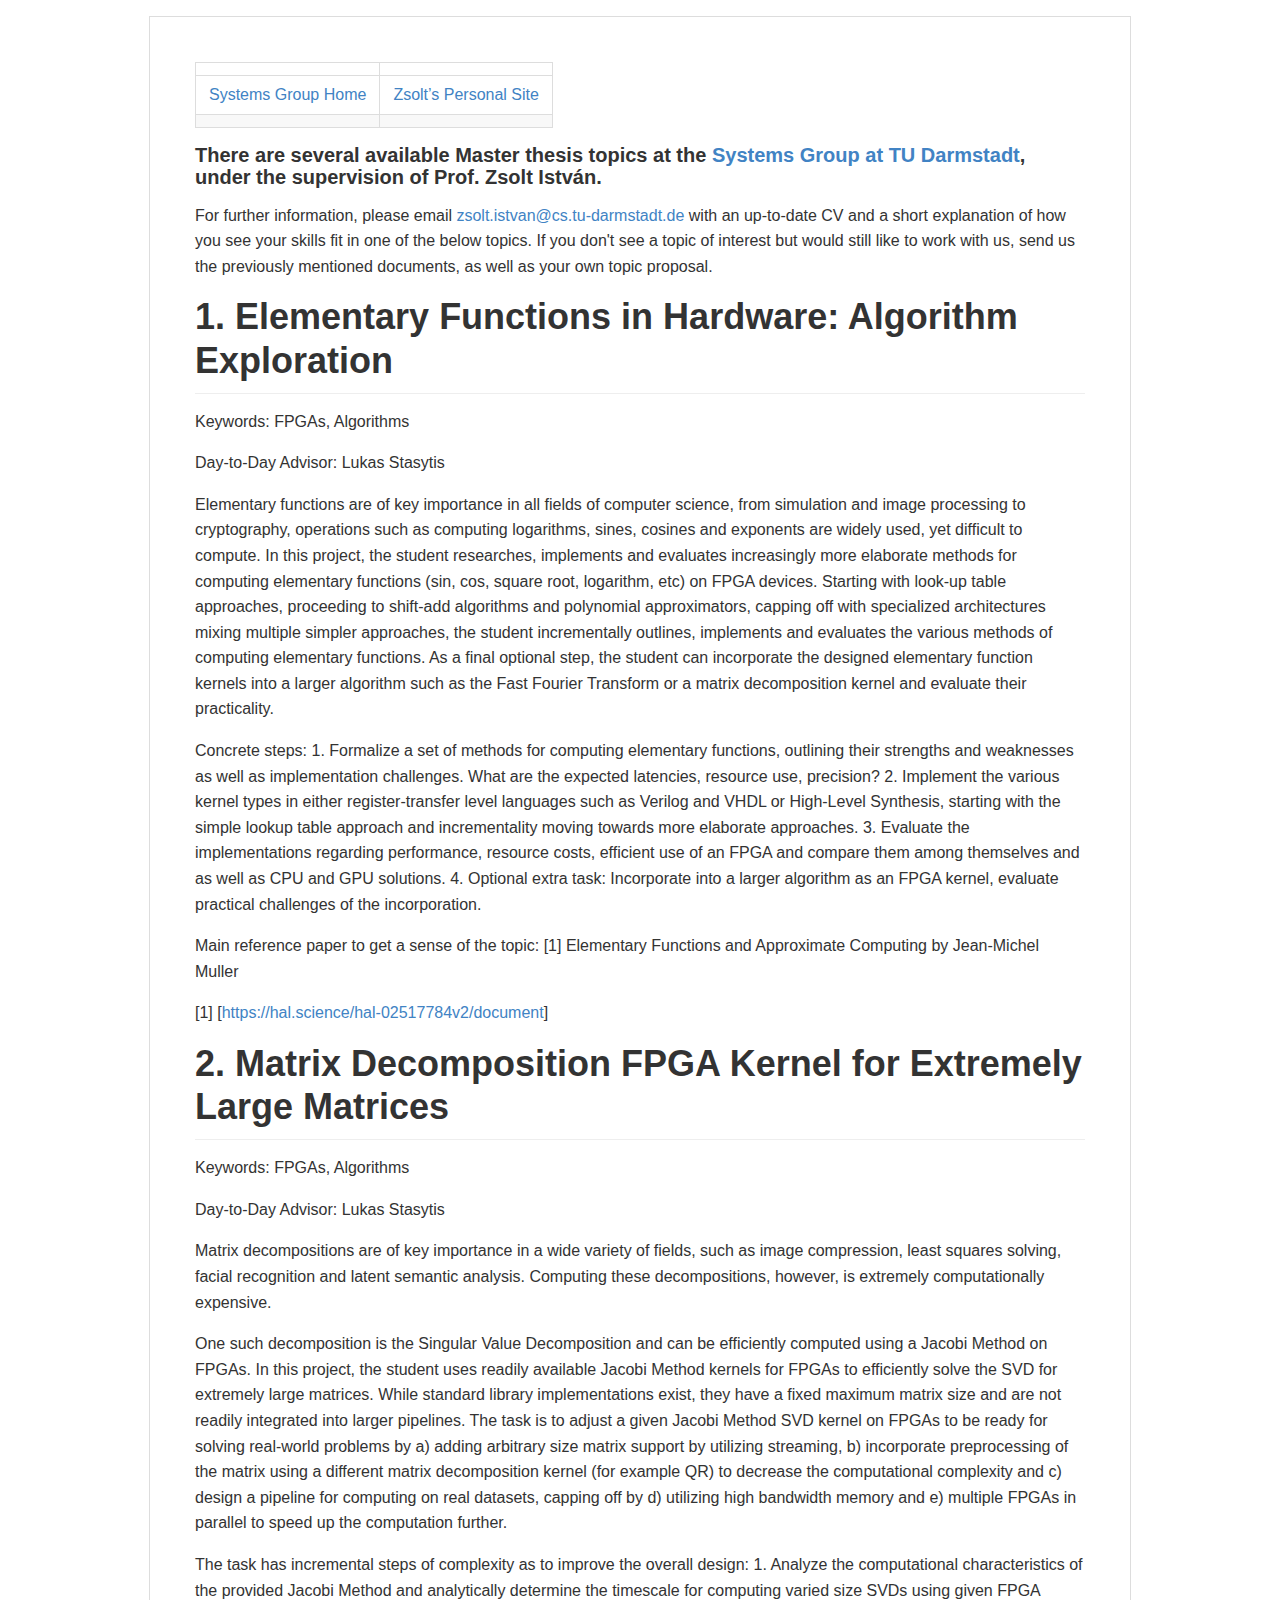
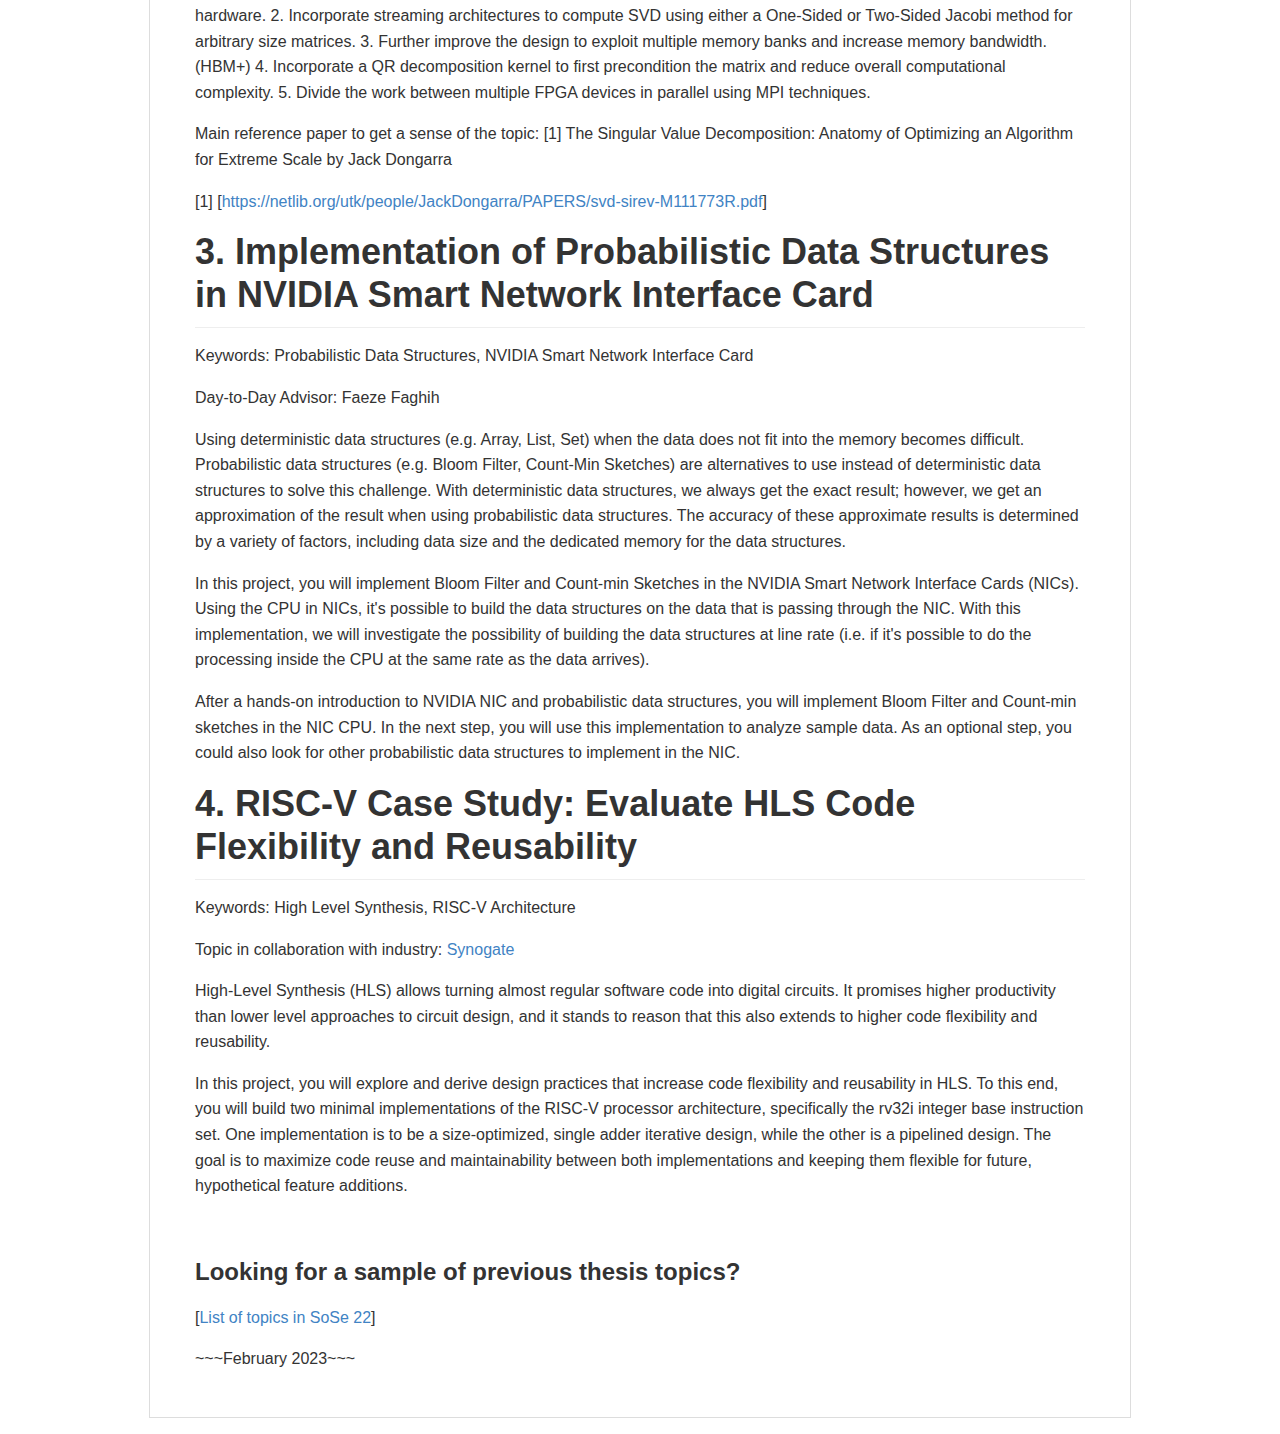
<file: teaching/thesis/sose23-thesis-offers.html>
<!DOCTYPE html><html><head><meta charset="utf-8"><meta name="viewport" content="width=device-width, initial-scale=1"><style>body {
  max-width: 980px;
  border: 1px solid #ddd;
  outline: 1300px solid #fff;
  margin: 16px auto;
}

body .markdown-body
{
  padding: 45px;
}

@font-face {
  font-family: fontawesome-mini;
  src: url([data-uri]) format('woff');
}

.markdown-body {
  font-family: sans-serif;
  -ms-text-size-adjust: 100%;
  -webkit-text-size-adjust: 100%;
  color: #333333;
  overflow: hidden;
  font-family: "Helvetica Neue", Helvetica, "Segoe UI", Arial, freesans, sans-serif;
  font-size: 16px;
  line-height: 1.6;
  word-wrap: break-word;
}

.markdown-body a {
  background: transparent;
}

.markdown-body a:active,
.markdown-body a:hover {
  outline: 0;
}

.markdown-body b,
.markdown-body strong {
  font-weight: bold;
}

.markdown-body mark {
  background: #ff0;
  color: #000;
  font-style: italic;
  font-weight: bold;
}

.markdown-body sub,
.markdown-body sup {
  font-size: 75%;
  line-height: 0;
  position: relative;
  vertical-align: baseline;
}
.markdown-body sup {
  top: -0.5em;
}
.markdown-body sub {
  bottom: -0.25em;
}

.markdown-body h1 {
  font-size: 2em;
  margin: 0.67em 0;
}

.markdown-body img {
  border: 0;
}

.markdown-body hr {
  -moz-box-sizing: content-box;
  box-sizing: content-box;
  height: 0;
}

.markdown-body pre {
  overflow: auto;
}

.markdown-body code,
.markdown-body kbd,
.markdown-body pre,
.markdown-body samp {
  font-family: monospace, monospace;
  font-size: 1em;
}

.markdown-body input {
  color: inherit;
  font: inherit;
  margin: 0;
}

.markdown-body html input[disabled] {
  cursor: default;
}

.markdown-body input {
  line-height: normal;
}

.markdown-body input[type="checkbox"] {
  box-sizing: border-box;
  padding: 0;
}

.markdown-body table {
  border-collapse: collapse;
  border-spacing: 0;
}

.markdown-body td,
.markdown-body th {
  padding: 0;
}

.markdown-body .codehilitetable,
.markdown-body .highlighttable {
  border: 0;
  border-spacing: 0;
}

.markdown-body .codehilitetable tr,
.markdown-body .highlighttable {
  border: 0;
}

.markdown-body .codehilitetable pre,
.markdown-body .codehilitetable div.codehilite,
.markdown-body .highlighttable pre,
.markdown-body .highlighttable div.highlight {
  margin: 0;
}

.markdown-body .linenos,
.markdown-body .code,
.markdown-body .codehilitetable td,
.markdown-body .highlighttable td {
  border: 0;
  padding: 0;
}

.markdown-body td:not(.linenos) .linenodiv {
  padding: 0 !important;
}

.markdown-body .code {
  width: 100%;
}

.markdown-body .linenos div pre,
.markdown-body .linenodiv pre,
.markdown-body .linenodiv {
  border: 0;
  -webkit-border-radius: 0;
  -moz-border-radius: 0;
  border-radius: 0;
  -webkit-border-top-left-radius: 3px;
  -webkit-border-bottom-left-radius: 3px;
  -moz-border-radius-topleft: 3px;
  -moz-border-radius-bottomleft: 3px;
  border-top-left-radius: 3px;
  border-bottom-left-radius: 3px;
}

.markdown-body .code div pre,
.markdown-body .code div {
  border: 0;
  -webkit-border-radius: 0;
  -moz-border-radius: 0;
  border-radius: 0;
  -webkit-border-top-right-radius: 3px;
  -webkit-border-bottom-right-radius: 3px;
  -moz-border-radius-topright: 3px;
  -moz-border-radius-bottomright: 3px;
  border-top-right-radius: 3px;
  border-bottom-right-radius: 3px;
}

.markdown-body * {
  -moz-box-sizing: border-box;
  box-sizing: border-box;
}

.markdown-body input {
  font: 13px Helvetica, arial, freesans, clean, sans-serif, "Segoe UI Emoji", "Segoe UI Symbol";
  line-height: 1.4;
}

.markdown-body a {
  color: #4183c4;
  text-decoration: none;
}

.markdown-body a:hover,
.markdown-body a:focus,
.markdown-body a:active {
  text-decoration: underline;
}

.markdown-body hr {
  height: 0;
  margin: 15px 0;
  overflow: hidden;
  background: transparent;
  border: 0;
  border-bottom: 1px solid #ddd;
}

.markdown-body hr:before,
.markdown-body hr:after {
  display: table;
  content: " ";
}

.markdown-body hr:after {
  clear: both;
}

.markdown-body h1,
.markdown-body h2,
.markdown-body h3,
.markdown-body h4,
.markdown-body h5,
.markdown-body h6 {
  margin-top: 15px;
  margin-bottom: 15px;
  line-height: 1.1;
}

.markdown-body h1 {
  font-size: 30px;
}

.markdown-body h2 {
  font-size: 21px;
}

.markdown-body h3 {
  font-size: 16px;
}

.markdown-body h4 {
  font-size: 14px;
}

.markdown-body h5 {
  font-size: 12px;
}

.markdown-body h6 {
  font-size: 11px;
}

.markdown-body blockquote {
  margin: 0;
}

.markdown-body ul,
.markdown-body ol {
  padding: 0;
  margin-top: 0;
  margin-bottom: 0;
}

.markdown-body ol ol,
.markdown-body ul ol {
  list-style-type: lower-roman;
}

.markdown-body ul ul ol,
.markdown-body ul ol ol,
.markdown-body ol ul ol,
.markdown-body ol ol ol {
  list-style-type: lower-alpha;
}

.markdown-body dd {
  margin-left: 0;
}

.markdown-body code,
.markdown-body pre,
.markdown-body samp {
  font-family: Consolas, "Liberation Mono", Menlo, Courier, monospace;
  font-size: 12px;
}

.markdown-body pre {
  margin-top: 0;
  margin-bottom: 0;
}

.markdown-body kbd {
  background-color: #e7e7e7;
  background-image: -moz-linear-gradient(#fefefe, #e7e7e7);
  background-image: -webkit-linear-gradient(#fefefe, #e7e7e7);
  background-image: linear-gradient(#fefefe, #e7e7e7);
  background-repeat: repeat-x;
  border-radius: 2px;
  border: 1px solid #cfcfcf;
  color: #000;
  padding: 3px 5px;
  line-height: 10px;
  font: 11px Consolas, "Liberation Mono", Menlo, Courier, monospace;
  display: inline-block;
}

.markdown-body>*:first-child {
  margin-top: 0 !important;
}

.markdown-body>*:last-child {
  margin-bottom: 0 !important;
}

.markdown-body .headerlink {
  font: normal 400 16px fontawesome-mini;
  vertical-align: middle;
  margin-left: -16px;
  float: left;
  display: inline-block;
  text-decoration: none;
  opacity: 0;
  color: #333;
}

.markdown-body .headerlink:focus {
  outline: none;
}

.markdown-body h1 .headerlink {
  margin-top: 0.8rem;
}

.markdown-body h2 .headerlink,
.markdown-body h3 .headerlink {
  margin-top: 0.6rem;
}

.markdown-body h4 .headerlink {
  margin-top: 0.2rem;
}

.markdown-body h5 .headerlink,
.markdown-body h6 .headerlink {
  margin-top: 0;
}

.markdown-body .headerlink:hover,
.markdown-body h1:hover .headerlink,
.markdown-body h2:hover .headerlink,
.markdown-body h3:hover .headerlink,
.markdown-body h4:hover .headerlink,
.markdown-body h5:hover .headerlink,
.markdown-body h6:hover .headerlink {
  opacity: 1;
  text-decoration: none;
}

.markdown-body h1 {
  padding-bottom: 0.3em;
  font-size: 2.25em;
  line-height: 1.2;
  border-bottom: 1px solid #eee;
}

.markdown-body h2 {
  padding-bottom: 0.3em;
  font-size: 1.75em;
  line-height: 1.225;
  border-bottom: 1px solid #eee;
}

.markdown-body h3 {
  font-size: 1.5em;
  line-height: 1.43;
}

.markdown-body h4 {
  font-size: 1.25em;
}

.markdown-body h5 {
  font-size: 1em;
}

.markdown-body h6 {
  font-size: 1em;
  color: #777;
}

.markdown-body p,
.markdown-body blockquote,
.markdown-body ul,
.markdown-body ol,
.markdown-body dl,
.markdown-body table,
.markdown-body pre,
.markdown-body .admonition {
  margin-top: 0;
  margin-bottom: 16px;
}

.markdown-body hr {
  height: 4px;
  padding: 0;
  margin: 16px 0;
  background-color: #e7e7e7;
  border: 0 none;
}

.markdown-body ul,
.markdown-body ol {
  padding-left: 2em;
}

.markdown-body ul ul,
.markdown-body ul ol,
.markdown-body ol ol,
.markdown-body ol ul {
  margin-top: 0;
  margin-bottom: 0;
}

.markdown-body li>p {
  margin-top: 16px;
}

.markdown-body dl {
  padding: 0;
}

.markdown-body dl dt {
  padding: 0;
  margin-top: 16px;
  font-size: 1em;
  font-style: italic;
  font-weight: bold;
}

.markdown-body dl dd {
  padding: 0 16px;
  margin-bottom: 16px;
}

.markdown-body blockquote {
  padding: 0 15px;
  color: #777;
  border-left: 4px solid #ddd;
}

.markdown-body blockquote>:first-child {
  margin-top: 0;
}

.markdown-body blockquote>:last-child {
  margin-bottom: 0;
}

.markdown-body table {
  display: block;
  width: 100%;
  overflow: auto;
  word-break: normal;
  word-break: keep-all;
}

.markdown-body table th {
  font-weight: bold;
}

.markdown-body table th,
.markdown-body table td {
  padding: 6px 13px;
  border: 1px solid #ddd;
}

.markdown-body table tr {
  background-color: #fff;
  border-top: 1px solid #ccc;
}

.markdown-body table tr:nth-child(2n) {
  background-color: #f8f8f8;
}

.markdown-body img {
  max-width: 100%;
  -moz-box-sizing: border-box;
  box-sizing: border-box;
}

.markdown-body code,
.markdown-body samp {
  padding: 0;
  padding-top: 0.2em;
  padding-bottom: 0.2em;
  margin: 0;
  font-size: 85%;
  background-color: rgba(0,0,0,0.04);
  border-radius: 3px;
}

.markdown-body code:before,
.markdown-body code:after {
  letter-spacing: -0.2em;
  content: "\00a0";
}

.markdown-body pre>code {
  padding: 0;
  margin: 0;
  font-size: 100%;
  word-break: normal;
  white-space: pre;
  background: transparent;
  border: 0;
}

.markdown-body .codehilite,
.markdown-body .highlight {
  margin-bottom: 16px;
}

.markdown-body .codehilite pre,
.markdown-body .highlight pre,
.markdown-body pre {
  padding: 16px;
  overflow: auto;
  font-size: 85%;
  line-height: 1.45;
  background-color: #f7f7f7;
  border-radius: 3px;
}

.markdown-body .codehilite pre,
.markdown-body .highlight pre {
  margin-bottom: 0;
  word-break: normal;
}

.markdown-body pre {
  word-wrap: normal;
}

.markdown-body pre code {
  display: inline;
  max-width: initial;
  padding: 0;
  margin: 0;
  overflow: initial;
  line-height: inherit;
  word-wrap: normal;
  background-color: transparent;
  border: 0;
}

.markdown-body pre code:before,
.markdown-body pre code:after {
  content: normal;
}

/* Admonition */
.markdown-body .admonition {
  -webkit-border-radius: 3px;
  -moz-border-radius: 3px;
  position: relative;
  border-radius: 3px;
  border: 1px solid #e0e0e0;
  border-left: 6px solid #333;
  padding: 10px 10px 10px 30px;
}

.markdown-body .admonition table {
  color: #333;
}

.markdown-body .admonition p {
  padding: 0;
}

.markdown-body .admonition-title {
  font-weight: bold;
  margin: 0;
}

.markdown-body .admonition>.admonition-title {
  color: #333;
}

.markdown-body .attention>.admonition-title {
  color: #a6d796;
}

.markdown-body .caution>.admonition-title {
  color: #d7a796;
}

.markdown-body .hint>.admonition-title {
  color: #96c6d7;
}

.markdown-body .danger>.admonition-title {
  color: #c25f77;
}

.markdown-body .question>.admonition-title {
  color: #96a6d7;
}

.markdown-body .note>.admonition-title {
  color: #d7c896;
}

.markdown-body .admonition:before,
.markdown-body .attention:before,
.markdown-body .caution:before,
.markdown-body .hint:before,
.markdown-body .danger:before,
.markdown-body .question:before,
.markdown-body .note:before {
  font: normal normal 16px fontawesome-mini;
  -moz-osx-font-smoothing: grayscale;
  -webkit-user-select: none;
  -moz-user-select: none;
  -ms-user-select: none;
  user-select: none;
  line-height: 1.5;
  color: #333;
  position: absolute;
  left: 0;
  top: 0;
  padding-top: 10px;
  padding-left: 10px;
}

.markdown-body .admonition:before {
  content: "\f056\00a0";
  color: 333;
}

.markdown-body .attention:before {
  content: "\f058\00a0";
  color: #a6d796;
}

.markdown-body .caution:before {
  content: "\f06a\00a0";
  color: #d7a796;
}

.markdown-body .hint:before {
  content: "\f05a\00a0";
  color: #96c6d7;
}

.markdown-body .danger:before {
  content: "\f057\00a0";
  color: #c25f77;
}

.markdown-body .question:before {
  content: "\f059\00a0";
  color: #96a6d7;
}

.markdown-body .note:before {
  content: "\f040\00a0";
  color: #d7c896;
}

.markdown-body .admonition::after {
  content: normal;
}

.markdown-body .attention {
  border-left: 6px solid #a6d796;
}

.markdown-body .caution {
  border-left: 6px solid #d7a796;
}

.markdown-body .hint {
  border-left: 6px solid #96c6d7;
}

.markdown-body .danger {
  border-left: 6px solid #c25f77;
}

.markdown-body .question {
  border-left: 6px solid #96a6d7;
}

.markdown-body .note {
  border-left: 6px solid #d7c896;
}

.markdown-body .admonition>*:first-child {
  margin-top: 0 !important;
}

.markdown-body .admonition>*:last-child {
  margin-bottom: 0 !important;
}

/* progress bar*/
.markdown-body .progress {
  display: block;
  width: 300px;
  margin: 10px 0;
  height: 24px;
  -webkit-border-radius: 3px;
  -moz-border-radius: 3px;
  border-radius: 3px;
  background-color: #ededed;
  position: relative;
  box-shadow: inset -1px 1px 3px rgba(0, 0, 0, .1);
}

.markdown-body .progress-label {
  position: absolute;
  text-align: center;
  font-weight: bold;
  width: 100%; margin: 0;
  line-height: 24px;
  color: #333;
  text-shadow: 1px 1px 0 #fefefe, -1px -1px 0 #fefefe, -1px 1px 0 #fefefe, 1px -1px 0 #fefefe, 0 1px 0 #fefefe, 0 -1px 0 #fefefe, 1px 0 0 #fefefe, -1px 0 0 #fefefe, 1px 1px 2px #000;
  -webkit-font-smoothing: antialiased !important;
  white-space: nowrap;
  overflow: hidden;
}

.markdown-body .progress-bar {
  height: 24px;
  float: left;
  -webkit-border-radius: 3px;
  -moz-border-radius: 3px;
  border-radius: 3px;
  background-color: #96c6d7;
  box-shadow: inset 0 1px 0 rgba(255, 255, 255, .5), inset 0 -1px 0 rgba(0, 0, 0, .1);
  background-size: 30px 30px;
  background-image: -webkit-linear-gradient(
    135deg, rgba(255, 255, 255, .4) 27%,
    transparent 27%,
    transparent 52%, rgba(255, 255, 255, .4) 52%,
    rgba(255, 255, 255, .4) 77%,
    transparent 77%, transparent
  );
  background-image: -moz-linear-gradient(
    135deg,
    rgba(255, 255, 255, .4) 27%, transparent 27%,
    transparent 52%, rgba(255, 255, 255, .4) 52%,
    rgba(255, 255, 255, .4) 77%, transparent 77%,
    transparent
  );
  background-image: -ms-linear-gradient(
    135deg,
    rgba(255, 255, 255, .4) 27%, transparent 27%,
    transparent 52%, rgba(255, 255, 255, .4) 52%,
    rgba(255, 255, 255, .4) 77%, transparent 77%,
    transparent
  );
  background-image: -o-linear-gradient(
    135deg,
    rgba(255, 255, 255, .4) 27%, transparent 27%,
    transparent 52%, rgba(255, 255, 255, .4) 52%,
    rgba(255, 255, 255, .4) 77%, transparent 77%,
    transparent
  );
  background-image: linear-gradient(
    135deg,
    rgba(255, 255, 255, .4) 27%, transparent 27%,
    transparent 52%, rgba(255, 255, 255, .4) 52%,
    rgba(255, 255, 255, .4) 77%, transparent 77%,
    transparent
  );
}

.markdown-body .progress-100plus .progress-bar {
  background-color: #a6d796;
}

.markdown-body .progress-80plus .progress-bar {
  background-color: #c6d796;
}

.markdown-body .progress-60plus .progress-bar {
  background-color: #d7c896;
}

.markdown-body .progress-40plus .progress-bar {
  background-color: #d7a796;
}

.markdown-body .progress-20plus .progress-bar {
  background-color: #d796a6;
}

.markdown-body .progress-0plus .progress-bar {
  background-color: #c25f77;
}

.markdown-body .candystripe-animate .progress-bar{
  -webkit-animation: animate-stripes 3s linear infinite;
  -moz-animation: animate-stripes 3s linear infinite;
  animation: animate-stripes 3s linear infinite;
}

@-webkit-keyframes animate-stripes {
  0% {
    background-position: 0 0;
  }

  100% {
    background-position: 60px 0;
  }
}

@-moz-keyframes animate-stripes {
  0% {
    background-position: 0 0;
  }

  100% {
    background-position: 60px 0;
  }
}

@keyframes animate-stripes {
  0% {
    background-position: 0 0;
  }

  100% {
    background-position: 60px 0;
  }
}

.markdown-body .gloss .progress-bar {
  box-shadow:
    inset 0 4px 12px rgba(255, 255, 255, .7),
    inset 0 -12px 0 rgba(0, 0, 0, .05);
}

/* MultiMarkdown Critic Blocks */
.markdown-body .critic_mark {
  background: #ff0;
}

.markdown-body .critic_delete {
  color: #c82829;
  text-decoration: line-through;
}

.markdown-body .critic_insert {
  color: #718c00 ;
  text-decoration: underline;
}

.markdown-body .critic_comment {
  color: #8e908c;
  font-style: italic;
}

.markdown-body .headeranchor {
  font: normal normal 16px fontawesome-mini;
  line-height: 1;
  display: inline-block;
  text-decoration: none;
  -webkit-font-smoothing: antialiased;
  -moz-osx-font-smoothing: grayscale;
  -webkit-user-select: none;
  -moz-user-select: none;
  -ms-user-select: none;
  user-select: none;
}

.headeranchor:before {
  content: '\e157';
}

.markdown-body .task-list-item {
  list-style-type: none;
}

.markdown-body .task-list-item+.task-list-item {
  margin-top: 3px;
}

.markdown-body .task-list-item input {
  margin: 0 4px 0.25em -20px;
  vertical-align: middle;
}

/* Media */
@media only screen and (min-width: 480px) {
  .markdown-body {
    font-size:14px;
  }
}

@media only screen and (min-width: 768px) {
  .markdown-body {
    font-size:16px;
  }
}

@media print {
  .markdown-body * {
    background: transparent !important;
    color: black !important;
    filter:none !important;
    -ms-filter: none !important;
  }

  .markdown-body {
    font-size:12pt;
    max-width:100%;
    outline:none;
    border: 0;
  }

  .markdown-body a,
  .markdown-body a:visited {
    text-decoration: underline;
  }

  .markdown-body .headeranchor-link {
    display: none;
  }

  .markdown-body a[href]:after {
    content: " (" attr(href) ")";
  }

  .markdown-body abbr[title]:after {
    content: " (" attr(title) ")";
  }

  .markdown-body .ir a:after,
  .markdown-body a[href^="javascript:"]:after,
  .markdown-body a[href^="#"]:after {
    content: "";
  }

  .markdown-body pre {
    white-space: pre;
    white-space: pre-wrap;
    word-wrap: break-word;
  }

  .markdown-body pre,
  .markdown-body blockquote {
    border: 1px solid #999;
    padding-right: 1em;
    page-break-inside: avoid;
  }

  .markdown-body .progress,
  .markdown-body .progress-bar {
    -moz-box-shadow: none;
    -webkit-box-shadow: none;
    box-shadow: none;
  }

  .markdown-body .progress {
    border: 1px solid #ddd;
  }

  .markdown-body .progress-bar {
    height: 22px;
    border-right: 1px solid #ddd;
  }

  .markdown-body tr,
  .markdown-body img {
    page-break-inside: avoid;
  }

  .markdown-body img {
    max-width: 100% !important;
  }

  .markdown-body p,
  .markdown-body h2,
  .markdown-body h3 {
    orphans: 3;
    widows: 3;
  }

  .markdown-body h2,
  .markdown-body h3 {
    page-break-after: avoid;
  }
}
</style><style>/*GitHub*/
.highlight {background-color:#fff;color:#333333;}
.highlight .hll {background-color:#ffffcc;}
.highlight .c{color:#999988;font-style:italic}
.highlight .err{color:#a61717;background-color:#e3d2d2}
.highlight .k{font-weight:bold}
.highlight .o{font-weight:bold}
.highlight .cm{color:#999988;font-style:italic}
.highlight .cp{color:#999999;font-weight:bold}
.highlight .c1{color:#999988;font-style:italic}
.highlight .cs{color:#999999;font-weight:bold;font-style:italic}
.highlight .gd{color:#000000;background-color:#ffdddd}
.highlight .ge{font-style:italic}
.highlight .gr{color:#aa0000}
.highlight .gh{color:#999999}
.highlight .gi{color:#000000;background-color:#ddffdd}
.highlight .go{color:#888888}
.highlight .gp{color:#555555}
.highlight .gs{font-weight:bold}
.highlight .gu{color:#800080;font-weight:bold}
.highlight .gt{color:#aa0000}
.highlight .kc{font-weight:bold}
.highlight .kd{font-weight:bold}
.highlight .kn{font-weight:bold}
.highlight .kp{font-weight:bold}
.highlight .kr{font-weight:bold}
.highlight .kt{color:#445588;font-weight:bold}
.highlight .m{color:#009999}
.highlight .s{color:#dd1144}
.highlight .n{color:#333333}
.highlight .na{color:teal}
.highlight .nb{color:#0086b3}
.highlight .nc{color:#445588;font-weight:bold}
.highlight .no{color:teal}
.highlight .ni{color:purple}
.highlight .ne{color:#990000;font-weight:bold}
.highlight .nf{color:#990000;font-weight:bold}
.highlight .nn{color:#555555}
.highlight .nt{color:navy}
.highlight .nv{color:teal}
.highlight .ow{font-weight:bold}
.highlight .w{color:#bbbbbb}
.highlight .mf{color:#009999}
.highlight .mh{color:#009999}
.highlight .mi{color:#009999}
.highlight .mo{color:#009999}
.highlight .sb{color:#dd1144}
.highlight .sc{color:#dd1144}
.highlight .sd{color:#dd1144}
.highlight .s2{color:#dd1144}
.highlight .se{color:#dd1144}
.highlight .sh{color:#dd1144}
.highlight .si{color:#dd1144}
.highlight .sx{color:#dd1144}
.highlight .sr{color:#009926}
.highlight .s1{color:#dd1144}
.highlight .ss{color:#990073}
.highlight .bp{color:#999999}
.highlight .vc{color:teal}
.highlight .vg{color:teal}
.highlight .vi{color:teal}
.highlight .il{color:#009999}
.highlight .gc{color:#999;background-color:#EAF2F5}
</style><title>sose23-thesis-offers</title></head><body><article class="markdown-body"><table>
<thead>
<tr>
<th align="center"></th>
<th align="center"></th>
</tr>
</thead>
<tbody>
<tr>
<td align="center"><a href="https://www.informatik.tu-darmstadt.de/systems/systems_tuda/index.en.jsp">Systems Group Home</a></td>
<td align="center"><a href="https://zistvan.github.io">Zsolt&rsquo;s Personal Site</a></td>
</tr>
<tr>
<td align="center"></td>
<td align="center"></td>
</tr>
</tbody>
</table>
<h4 id="introduction">There are several available Master thesis topics at the <a href="https://www.informatik.tu-darmstadt.de/systems/systems_tuda/index.en.jsp">Systems Group at TU Darmstadt</a>, under the supervision of Prof. Zsolt István.<a class="headerlink" href="#introduction" title="Permanent link"></a></h4>
<p>For further information, please email <a href="&#109;&#97;&#105;&#108;&#116;&#111;&#58;&#122;&#115;&#111;&#108;&#116;&#46;&#105;&#115;&#116;&#118;&#97;&#110;&#64;&#99;&#115;&#46;&#116;&#117;&#45;&#100;&#97;&#114;&#109;&#115;&#116;&#97;&#100;&#116;&#46;&#100;&#101;">&#122;&#115;&#111;&#108;&#116;&#46;&#105;&#115;&#116;&#118;&#97;&#110;&#64;&#99;&#115;&#46;&#116;&#117;&#45;&#100;&#97;&#114;&#109;&#115;&#116;&#97;&#100;&#116;&#46;&#100;&#101;</a> with an up-to-date CV and a short explanation of how you see your skills fit in one of the below topics. If you don't see a topic of interest but would still like to work with us, send us the previously mentioned documents, as well as your own topic proposal.</p>

<h1 id="topic-1">1. Elementary Functions in Hardware: Algorithm Exploration<a class="headerlink" href="#topic-1" title="Permanent link"></a></h1>
<p>Keywords: FPGAs, Algorithms</p>
<p>Day-to-Day Advisor: Lukas Stasytis</p>

<p>Elementary functions are of key importance in all fields of computer science, from simulation and image processing to cryptography, operations such as computing logarithms, sines, cosines and exponents are widely used, yet difficult to compute.
In this project, the student researches, implements and evaluates increasingly more elaborate methods for computing elementary functions (sin, cos, square root, logarithm, etc) on FPGA devices. Starting with look-up table approaches, proceeding to shift-add algorithms and polynomial approximators, capping off with specialized architectures mixing multiple simpler approaches, the student incrementally outlines, implements and evaluates the various methods of computing elementary functions. 
As a final optional step, the student can incorporate the designed elementary function kernels into a larger algorithm such as the Fast Fourier Transform or a matrix decomposition kernel and evaluate their practicality.
</p>

<p>
  Concrete steps:
1.  Formalize a set of methods for computing elementary functions, outlining their strengths and weaknesses as well as implementation challenges. What are the expected latencies, resource use, precision?
2.  Implement the various kernel types in either register-transfer level languages such as Verilog and VHDL or High-Level Synthesis, starting with the simple lookup table approach and incrementality moving towards more elaborate approaches.
3.  Evaluate the implementations regarding performance, resource costs, efficient use of an FPGA and compare them among themselves and as well as CPU and GPU solutions.
4.  Optional extra task: Incorporate into a larger algorithm as an FPGA kernel, evaluate practical challenges of the incorporation.
</p>
<p>
Main reference paper to get a sense of the topic:
[1] Elementary Functions and Approximate Computing by Jean-Michel Muller</p>

<p>[1] [<a href="https://hal.science/hal-02517784v2/document">https://hal.science/hal-02517784v2/document</a>]</p>



<h1 id="topic-2">2. Matrix Decomposition FPGA Kernel for Extremely Large Matrices<a class="headerlink" href="#topic-2" title="Permanent link"></a></h1>
<p>Keywords: FPGAs, Algorithms</p>
<p>Day-to-Day Advisor: Lukas Stasytis</p>

<p>Matrix decompositions are of key importance in a wide variety of fields, such as image compression, least squares solving, facial recognition and latent semantic analysis. Computing these decompositions, however, is extremely computationally expensive.</p>

<p>One such decomposition is the Singular Value Decomposition and can be efficiently computed using a Jacobi Method on FPGAs.
In this project, the student uses readily available Jacobi Method kernels for FPGAs to efficiently solve the SVD for extremely large matrices. While standard library implementations exist, they have a fixed maximum matrix size and are not readily integrated into larger pipelines.
The task is to adjust a given Jacobi Method SVD kernel on FPGAs to be ready for solving real-world problems by a) adding arbitrary size matrix support by utilizing streaming, b) incorporate preprocessing of the matrix using a different matrix decomposition kernel (for example QR) to decrease the computational complexity and c) design a pipeline for computing on real datasets, capping off by d) utilizing high bandwidth memory and e) multiple FPGAs in parallel to speed up the computation further.</p>

<p>
  The task has incremental steps of complexity as to improve the overall design:
1.  Analyze the computational characteristics of the provided Jacobi Method and analytically determine the timescale for computing varied size SVDs using given FPGA hardware.
2.  Incorporate streaming architectures to compute SVD using either a One-Sided or Two-Sided Jacobi method for arbitrary size matrices.
3.  Further improve the design to exploit multiple memory banks and increase memory bandwidth. (HBM+)
4.  Incorporate a QR decomposition kernel to first precondition the matrix and reduce overall computational complexity.
5.  Divide the work between multiple FPGA devices in parallel using MPI techniques.
</p>

<p>
Main reference paper to get a sense of the topic: 
[1] The Singular Value Decomposition: Anatomy of Optimizing an Algorithm for Extreme Scale by Jack Dongarra

<p>[1] [<a href="https://netlib.org/utk/people/JackDongarra/PAPERS/svd-sirev-M111773R.pdf">https://netlib.org/utk/people/JackDongarra/PAPERS/svd-sirev-M111773R.pdf</a>]</p>

<h1 id="topic-3">3. Implementation of Probabilistic Data Structures in NVIDIA Smart Network Interface Card<a class="headerlink" href="#topic-3" title="Permanent link"></a></h1>
<p>Keywords: Probabilistic Data Structures, NVIDIA Smart Network Interface Card</p>
<p>Day-to-Day Advisor: Faeze Faghih</p>

<p>Using deterministic data structures (e.g. Array, List, Set) when the data does not fit into the memory becomes difficult.  Probabilistic data structures (e.g. Bloom Filter, Count-Min Sketches) are alternatives to use instead of deterministic data structures to solve this challenge. With deterministic data structures, we always get the exact result; however, we get an approximation of the result when using probabilistic data structures.  The accuracy of these approximate results is determined by a variety of factors, including data size and the dedicated memory for the data structures.
</p>

<p>
In this project, you will implement Bloom Filter and Count-min Sketches in the NVIDIA Smart Network Interface Cards (NICs). Using the CPU in NICs, it's possible to build the data structures on the data that is passing through the NIC. With this implementation, we will investigate the possibility of building the data structures at line rate (i.e. if it's possible to do the processing inside the CPU at the same rate as the data arrives).
</p>

<p>
After a hands-on introduction to NVIDIA NIC and probabilistic data structures, you will implement Bloom Filter and Count-min sketches in the NIC CPU. In the next step, you will use this implementation to analyze sample data. As an optional step, you could also look for other probabilistic data structures to implement in the NIC.
</p>

<h1 id="topic-4">4. RISC-V Case Study: Evaluate HLS Code Flexibility and Reusability<a class="headerlink" href="#topic-4" title="Permanent link"></a></h1>
<p>Keywords: High Level Synthesis, RISC-V Architecture</p>
<p>Topic in collaboration with industry: <a href="https://www.synogate.com/index.html">Synogate</a></p>

<p>
High-Level Synthesis (HLS) allows turning almost regular software code into digital circuits. It promises higher productivity than lower level approaches to circuit design, and it stands to reason that this also extends to higher code flexibility and reusability.
</p>

<p>
In this project, you will explore and derive design practices that increase code flexibility and reusability in HLS. To this end, you will build two minimal implementations of the RISC-V processor architecture, specifically the rv32i integer base instruction set. One implementation is to be a size-optimized, single adder iterative design, while the other is a pipelined design. The goal is to maximize code reuse and maintainability between both implementations and keeping them flexible for future, hypothetical feature additions. 
</p>

<br/>
<h3>Looking for a sample of previous thesis topics?</h3>
<p>[<a href="sose22-thesis-offers.html">List of topics in SoSe 22</a>]</p>

<p>~~~February 2023~~~</p></article></body></html>
</file>
<file: style.css>
/* Created by Igor Penjivrag (www.colorlightstudio.com) - 12.11.2006 */


body {
	margin: 0px;
	background: url(top_bg.gif);
	background-repeat: repeat-x;
/*	font-family: Verdana, Arial, sans-serif;*/
	font-family: 'Helvetica Neue', sans-serif;
        font-size: .9em;
}

p {
	line-height: 17px;
	margin: 11px 0 10px 0;
	padding: 0px;
}

h2 {
	color: #73353A;
	margin:0px;
	padding:0px;
	font-size: 15px;
}

ul {
	font-size: 14px;
	margin:0px;
	padding:0px;
	list-style-image: url(bullet.gif);
}

a {
	color: #8B0000;
}

a:hover {
	text-decoration: none;
}

.blockquote{
	background: #f9e01d;
	color: #FFFFFF;
	font-size: 1.3em;	
	height: 150%;
}

.blockquotered{
	background: #b72d2d;
	color: #FFFFFF;
	font-size: 1.3em;	
	height: 150%;
}


/**** Main Container ***/


#wrap {
       margin-left: auto;
       margin-right: auto;
       width: 1000px;
}


/**** Top ***/


#top {
	width: 100%;
	height: 88px;
	color: #fff;
	background: #000 url(top_bg.gif);
	overflow:hidden;
}

#top h2 {
	color: White;
	letter-spacing: 3px;
	font-size: 2.4em;
	font-weight: normal;
	position: relative;
	margin: 0px;
	top:33px;
	display:block;
	float:left;
	/*background: url(img/logo.jpg) no-repeat;*/
	padding-left: 20px;
}

#top h2 a {
	color: white;
	text-decoration: none;
}

#top h2 a:hover {
        color: #FF5938;
}


/**** Main Menu ***/


#menu {
	display: block;
	float:right;
}

#menu ul {
	margin: 0;
	list-style: none;
}

#menu li {
	display: block;
	float: left;
	white-space: nowrap;
}

#menu li a {
	display: block;
	padding: 55px 20px 12px 20px;
	text-decoration: none;
	color: #fff;
}

* html #menu a {width:1%;}

#menu li a:hover {
	background: #FF5938;
}

#menu li a.current {
	letter-spacing: 1px;
	color: gray;
}

#menu li a.current:hover {
	color: #fff;
}


/**** Content Container ***/


#content {
	width: 100%;
	margin-top:30px;
}

#content-centered {
	max-width: 650px;
	width: 100%;
	margin-left:20px;
}

#content-centered ul {
	padding: 0px 0 10px 30px;
	margin:0px;
}

#content h2 {
	margin: 0px;
	padding: 0px 0 0px 0;
}


/**** Content ***/


#left ul {
	padding: 15px 0 15px 15px;
	margin:10px;
}

#left li {
	margin-bottom:5px;
}

#left {
	width: 650px;
	float:left;
	display: block;
        margin-left: 20px;
	display: inline;
}


/**** Sidebar ***/


#right {
	width: 315px;
	float: right;
	display:block;
	margin-top: 10px;
	font-family: 'Helvetica Neue', sans-serif;        
}

#right .box {
	width: 280px;
	background: #F6F9FB;
	border: 1px solid #E1E1E1;
	padding:10px 10px 15px 10px;
	float: right;
}

#right .box h2 {
	font-size: 1.1em;
	margin: 0px 0 0px 0;
	padding:0px 0 5px 0;
}

#right .box a {
	margin: 10px 0 10px 0;
	color: #56677C;
	font-size: 13px;
}

#right .box p {
	margin: 5px 0 10px 0;
	line-height: 16px;
	font-size: 13px;
}

#right .box ul {
	padding: 0 0 7px 20px;
	margin:10px 0 10px 0;
}

#right .box li {
	margin-top:5px;
}


/**** Clear Div ***/


#clear {
	display: block;
	clear: both;
	width: 100%;
	height:1px;
	overflow:hidden;
}


/**** Footer ***/


#footer {
        margin: 40px auto 0 auto;
	text-align: center;
	border-top: dotted 1px gray;
	padding: 20px 0 20px 0;
	width: 70%;
}

#footer p {
	margin: 0px;
	padding: 0;
}

.teaching {
	display :none;
}

.showteach {
	position:absolute;
left:0px;
top:0px;
}

.showres {
	position:absolute;
left:0px;
top:0px;
}



.showteach:target ~ .teaching {
    display:inline; 
}

.showteach:target ~ .research {
    display:none; 
}


.showres:target ~ .teaching {
    display:none; 
}

.showres:target ~ .research {
    display:inline; 
}
</file>
<file: middleware18/style.css>
/* css Zen Garden submission 217 - 'Screen Filler', by Elliot Jay Stocks, http://elliotjaystocks.com/  */
/* css released under Creative Commons License - http://creativecommons.org/licenses/by-nc-sa/1.0/  */
	
	/* TYPEKIT_KIT_ID: lxq7gid */

	/*
	================================================
	CSS Zen Garden theme for Typekit 01
	================================================
	Handcrafted by Elliot Jay Stocks
	http://elliotjaystocks.com/
	Last updated on 18.11.2013
	================================================
	01	Sensible Defaults
	02	Typography
	03	Layout
	04	Media Queries
	================================================
	*/

	/* ---------------------------------------------------------------------------------------------------------- 
	01 Sensible defaults ----------------------------------------------------------------------------------------
	---------------------------------------------------------------------------------------------------------- */

	* 								{ margin:0; padding:0; /* So sue me */ }

	div,
	article,
	section,
	header,
	footer,
	nav,
	figure,
	li								{ position:relative; } /* For absolutely positioning elements within containers  */
	.group:after 					{ display: block; height: 0; font-size: 0; content: "."; clear: both; visibility: hidden; } /* For clearing */
	*								{ -moz-box-sizing:border-box; -webkit-box-sizing:border-box; box-sizing:border-box; } /* Apply a natural box layout model to all elements â€” see http://paulirish.com/2012/box-sizing-border-box-ftw */

	::-moz-selection 				{ background:#333; color:#fff; }
	::selection 					{ background:#333; color:#fff; }

	/* ---------------------------------------------------------------------------------------------------------- 
	02 Typography -----------------------------------------------------------------------------------------------
	---------------------------------------------------------------------------------------------------------- */
	/*

	14 / 16	= 		0.875em 		(14px equivalent)
	16 / 16	= 		1em 			(16px equivalent)
	18 / 16 = 		1.125em 		(18px equivalent)
	21 / 16 = 		1.3125em 		(21px equivalent)
	24 / 16 = 		1.5em 			(24px equivalent)
	30 / 16 = 		1.875em 		(30px equivalent)
	36 / 16 = 		2.25em 			(36px equivalent)
	48 / 16 = 		3em 			(48px equivalent)
	60 / 16 = 		3.75em 			(60px equivalent)
	72 / 16 = 		4.5em 			(72px equivalent)
	96 / 16 = 		6em 			(96px equivalent)

	*/

	/* Rendering */
	body,
	input,
	textarea 						{ color:#333; /*-webkit-font-smoothing:antialiased;*/ } 

	/* Families */
	body							{ font-family:"tablet-gothic", verdana, arial, sans-serif; /* Weights from Typekit: 300, 400 */ }
	h2,
	h3 								{ font-family:"tablet-gothic-condensed", "arial narrow", arial, verdana, sans-serif; /* Weights from Typekit: 200, 900 */ }

	/* Headings */
	h1,
	h2,
	h3,
	h4,
	h5,
	h6 								{ font-weight:normal; }
	h1 								{ background:#ea2e49; color:#fff; display:inline-block; margin-bottom:1em; padding:0.5em 1em; }
	h2 								{ color:#fff; font-weight:900; /* Heavy */ font-size:6em; letter-spacing:1px; line-height:1em; }
	h3 								{ font-size:2.25em; font-weight:200; /* Thin */ letter-spacing:1px; line-height:1em; padding:0.5em 0 0.25em 0; }

	/* Links */
	a 								{ border-bottom:1px solid rgba(0,0,0,0.2); color:#333; text-decoration:none; -moz-transition:border-color 0.2s ease-in-out; -ms-transition:border-color 0.2s ease-in-out; -o-transition:border-color 0.2s ease-in-out; -webkit-transition:border-color 0.2s ease-in-out; transition:border-color 0.2s ease-in-out; }
	a:hover 						{ border-color:#ea2e49; }
	section.intro div.summary p a,
	div.explanation p a,
	div.participation p a			{ color:#fff; }
	div.participation p a:hover		{ border-color:#fff; }

	/* Paragraph styles */
	p,
	li 								{ font-size:1em; font-weight:400; /* Regular */ line-height:1.5em; padding:0.5em 0; }
	h1,
	section.intro div.summary p,
	div.requirements p:last-child 	{ font-weight:300; letter-spacing:2px; text-transform:uppercase; }
	section.intro div.summary p:last-child, 
	div.requirements p:last-child 	{ border-top:1px solid #ea2e49; margin-top:1em; padding-top:1.5em; }

	/* Other bits & bobs */
	em,
	strong 							{ font-style:normal; font-weight:400; }

	/* ---------------------------------------------------------------------------------------------------------- 
	03 Layout ---------------------------------------------------------------------------------------------------
	---------------------------------------------------------------------------------------------------------- */

	html 							{ background:#daede2; padding:5%; }
	body 							{ background:#77c4d3; }
	div.page-wrapper 				{ z-index:2; }

	section.intro 					{ padding:5%; }
	section.intro div.summary 		{ color:#fff; padding:15% 0; }
	section.intro div.preamble 		{ background:rgba(255,255,255,0.9); color:#333; margin-left:-30%; padding:5% 5% 5% 30%; }
	div.main 						{ padding:5%; }
	aside.sidebar 					{ background:rgba(246,247,146,0.9); padding:5%; }
	aside.sidebar ul 				{ padding:0.5em 0 2em 0; }
	aside.sidebar ul li 			{ color:rgba(0,0,0,0.4); list-style:none; margin:0; padding:0 0 0.825em 0; }
	footer 							{ background:rgba(246,247,146,0.9); clear:both; color:#fff; padding:1em 5%; width:50%; }
	footer a 						{ margin-right:0.5em; }

	div.explanation 				{ color:#fff; padding:5%; }
	div.participation 				{ background:rgba(234,46,73,0.9); color:#fff; padding:5%; }
	div.benefits 					{ background:rgba(255,255,255,0.9); margin-top:10%; padding:5%; }
	div.requirements 				{ background:rgba(255,255,255,0.9); padding:5%; }

	/* ---------------------------------------------------------------------------------------------------------- 
	04 Media queries (using a mobile-first approach) ------------------------------------------------------------
	---------------------------------------------------------------------------------------------------------- */

	/* 1 and up */	
	@media screen and (min-width:1px) {

		body 						{ font-size:85%; }
		h2 							{ font-size:3em; }

	}


	/* 550 and up */	
	@media screen and (min-width:550px) {

		h2 							{ font-size:3.5em; }
		section.intro 				{ width:66.6%; }
		aside.sidebar 				{ position:absolute; right:0; top:2.5%; width:32.75%; }
		div.extra1 					{ background:rgba(51,55,69,0.9); bottom:0; right:0; position:fixed; top:0; width:30%; z-index:1; }
		div.explanation 			{ float:left; width:50%; }
		div.participation 			{ float:left; width:49%; }
		div.benefits 				{ float:left; }
		div.requirements 			{ float:left; }
	}

	/* 650 and up */	
	@media screen and (min-width:650px) {

		div.benefits 				{ margin-top:12%; width:30%; }
		div.requirements 			{ width:69%; }

	}

	/* 700 and up */	
	@media screen and (min-width:700px) {

		body 						{ font-size:80%; }

	}

	/* 800 and up */	
	@media screen and (min-width:800px) {

		body 						{ font-size:90%; }

	}

	/* 900 and up */	
	@media screen and (min-width:900px) {

		body 						{ font-size:100%; }

	}

	/* 1500 and up */	
	@media screen and (min-width:1500px) {

		body 						{ font-size:115%; }

	}

	/* 1800 and up */	
	@media screen and (min-width:1800px) {

		body 						{ font-size:125%; max-width: 1800px}

	}
</file>
